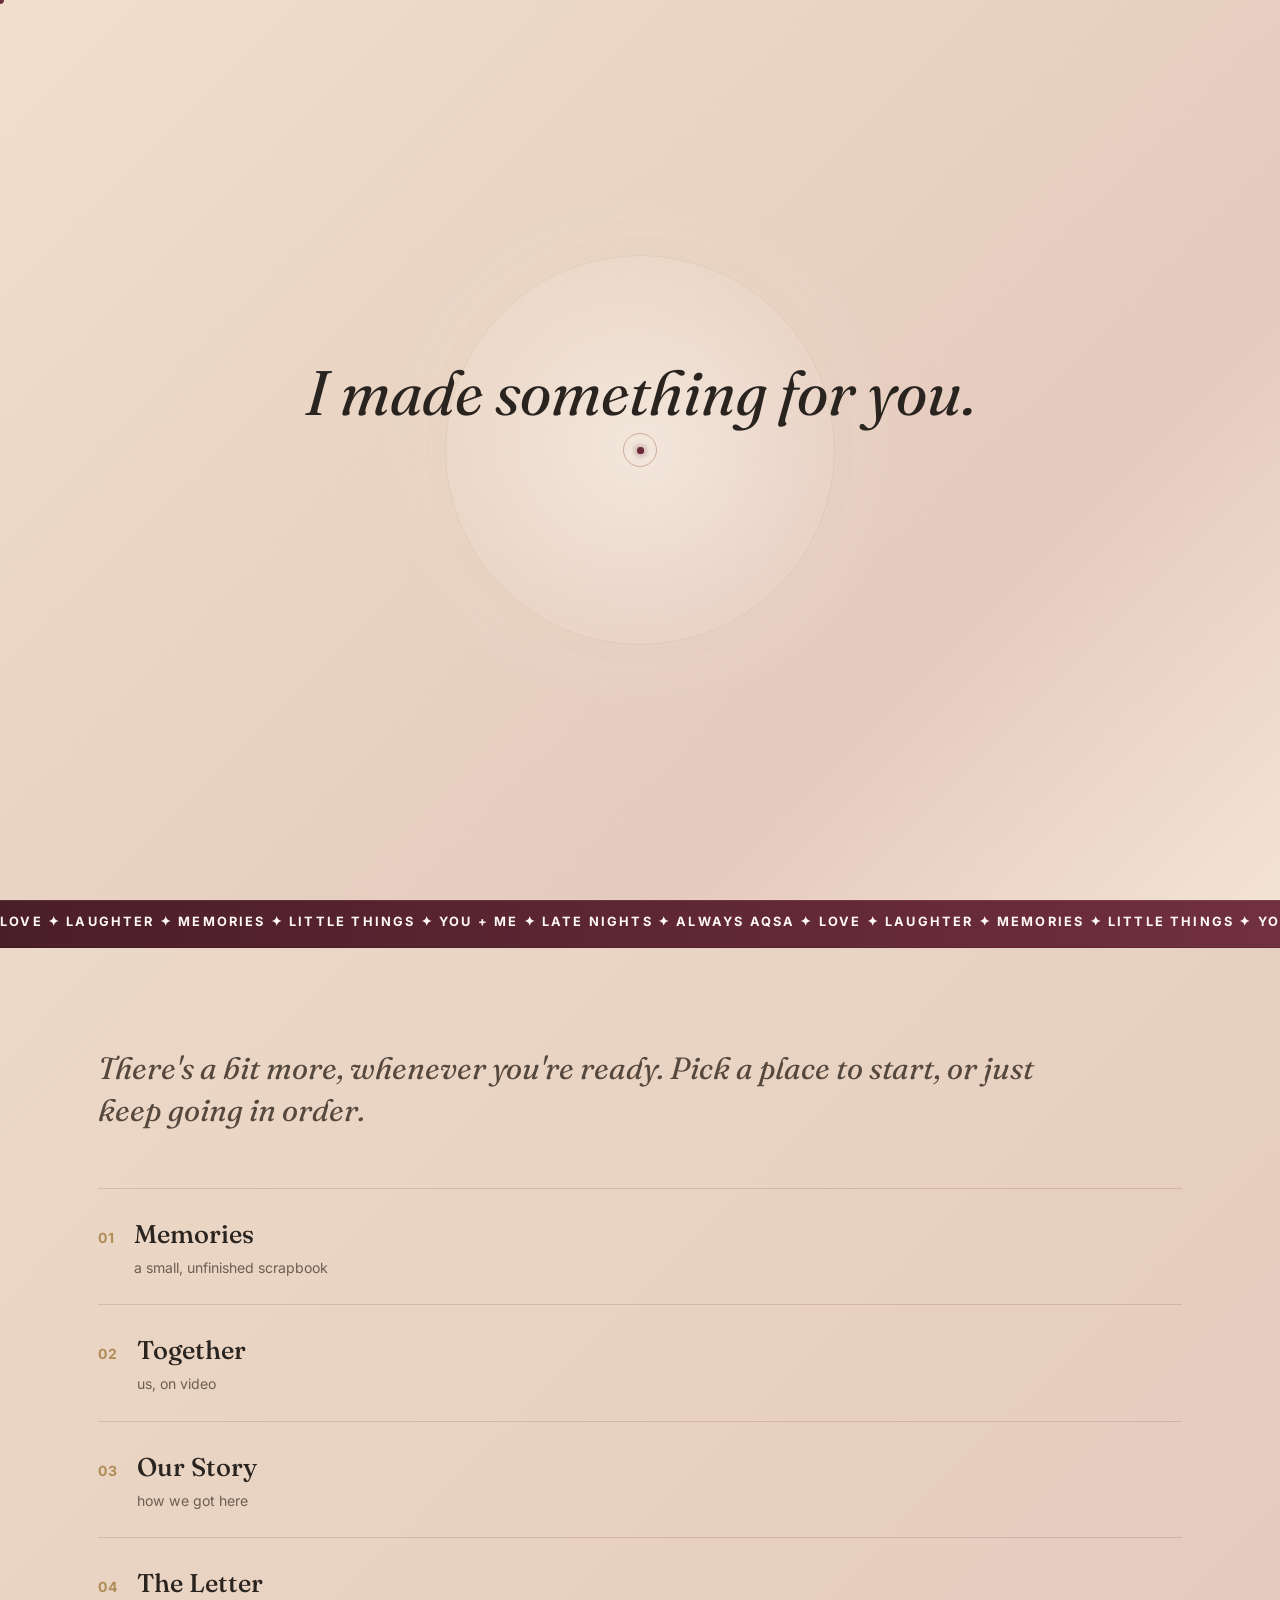
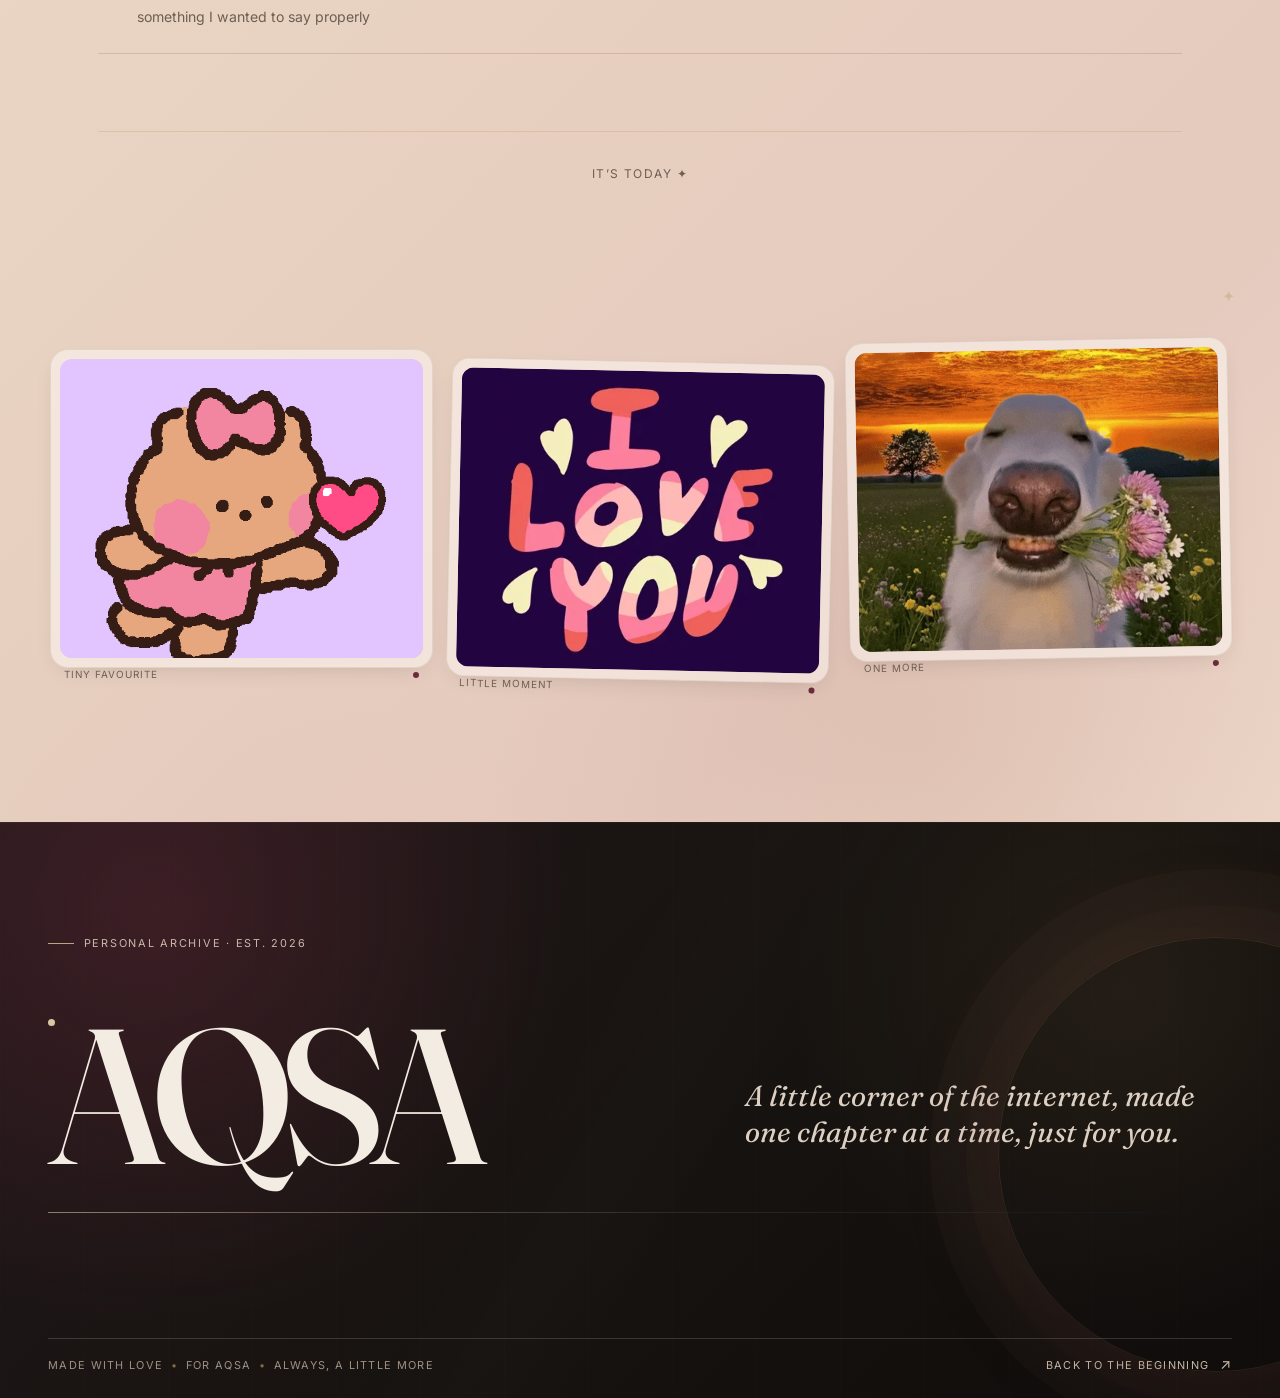
<file: index.html>
<!DOCTYPE html>
<html lang="en">
<head>
<meta charset="UTF-8">
<meta name="viewport" content="width=device-width, initial-scale=1, viewport-fit=cover">
<title>My Queen - AQSA MUNEEB</title>
<link rel="icon" type="image/jpeg" href = "images/IMG-20260316-WA0077.jpg">
<meta name="description" content="A small website made for one person.">
<meta name="robots" content="noindex, nofollow">
<link rel="preconnect" href="https://fonts.googleapis.com">
<link rel="preconnect" href="https://fonts.gstatic.com" crossorigin>
<link href="https://fonts.googleapis.com/css2?family=Fraunces:ital,opsz,wght@0,9..144,300;0,9..144,400;0,9..144,500;0,9..144,600;1,9..144,400;1,9..144,500&family=Inter:wght@400;500;600;700&family=Caveat:wght@500;600&display=swap" rel="stylesheet">
<link rel="stylesheet" href="css/style.css">
</head>
<body data-page="home" class="page-fade-in">
<div id="chrome-root"></div>

<noscript>
  <style>
    .reveal{ opacity: 1 !important; transform: none !important; }
    .gate{ display: none !important; }
  </style>
  <p class="noscript-note">This little site works best with JavaScript enabled — some interactive parts may not appear without it.</p>
</noscript>

<div class="gate" data-gate>
  <div class="gate__inner">
    <p class="gate__line is-active" data-gate-line>Hey, my princess.</p>
    <p class="gate__line" data-gate-line>I made something for you.</p>
    <p class="gate__line" data-gate-line>Take your time babe.</p>
    <button class="gate__enter" type="button" data-gate-enter data-magnetic disabled>
      <span>Enter</span>
      <span class="gate__enter-arrow" aria-hidden="true"></span>
    </button>
  </div>
  <div class="gate__grain" aria-hidden="true"></div>
  <div class="gate__bloom" aria-hidden="true"></div>
</div>

<main>

  <section class="hero" data-hero>
    <div class="media-frame hero__media" data-media-frame data-parallax="0.15">
      <img class="media-frame__media" src="images/IMG-20260602-WA0003.jpg" alt="A favourite photo of her" decoding="async">
      <div class="media-frame__empty" aria-hidden="true">
        <svg class="media-frame__empty-icon" viewBox="0 0 48 48" fill="none" stroke="currentColor" stroke-width="1.5"><rect x="6" y="10" width="36" height="28" rx="3"></rect><circle cx="16" cy="19" r="3"></circle><path d="M42 30l-9.5-9.5a2 2 0 0 0-2.8 0L14 36"></path></svg>
        <span class="media-frame__empty-label">images/IMG-20260602-WA0003.jpg</span>
      </div>
    </div>
    <div class="hero__scrim" aria-hidden="true"></div>
    <div class="hero__content" data-parallax="-0.05">
      <p class="hero__eyebrow">the person this little website is for</p>
      <h1 class="hero__name"><span data-cfg="girlfriendName">Aqsa</span></h1>
    </div>
    <div class="hero__cue" aria-hidden="true">
      <span>Scroll slowly.</span>
      <span class="hero__chevron"></span>
    </div>
  </section>

  <section class="chapters paper-texture">
    <div class="u-container">
      <div class="heading-wrapper">
        <p class="chapters__lede reveal">There's a bit more, whenever you're ready. Pick a place to start, or just keep going in order.</p>
      </div>

      <ol class="chapters__list">
        <li class="chapters__item reveal" style="--i:0">
          <a href="memories.html" data-magnetic>
            <span class="chapters__index">01</span>
            <span class="chapters__text">
              <span class="chapters__title">Memories</span>
              <span class="chapters__sub">a small, unfinished scrapbook</span>
            </span>
          </a>
        </li>
        <li class="chapters__item reveal" style="--i:1">
          <a href="videos.html" data-magnetic>
            <span class="chapters__index">02</span>
            <span class="chapters__text">
              <span class="chapters__title">Together</span>
              <span class="chapters__sub">us, on video</span>
            </span>
          </a>
        </li>
        <li class="chapters__item reveal" style="--i:2">
          <a href="story.html" data-magnetic>
            <span class="chapters__index">03</span>
            <span class="chapters__text">
              <span class="chapters__title">Our Story</span>
              <span class="chapters__sub">how we got here</span>
            </span>
          </a>
        </li>
        <li class="chapters__item reveal" style="--i:3">
          <a href="letter.html" data-magnetic>
            <span class="chapters__index">04</span>
            <span class="chapters__text">
              <span class="chapters__title">The Letter</span>
              <span class="chapters__sub">something I wanted to say properly</span>
            </span>
          </a>
        </li>
      </ol>

      <div class="countdown" data-countdown hidden>
        <p class="countdown__label">counting down to your birthday</p>
        <div class="countdown__units">
          <div class="countdown__unit"><span data-cd-d>00</span><small>days</small></div>
          <div class="countdown__unit"><span data-cd-h>00</span><small>hrs</small></div>
          <div class="countdown__unit"><span data-cd-m>00</span><small>min</small></div>
          <div class="countdown__unit"><span data-cd-s>00</span><small>sec</small></div>
        </div>
      </div>
    </div>

    <button class="egg egg--home" type="button" data-egg="egg-home" aria-label="A tiny hidden something">
      <span aria-hidden="true">✦</span>
    </button>
  </section>

  <section class="mini-media-strip paper-texture" aria-label="Optional tiny media slots">
    <div class="mini-media-card js-tilt">
      <div class="mini-media-card__frame media-frame" data-media-frame>
        <img class="media-frame__media" src="images/giphy.gif" alt="Optional tiny image or GIF" loading="lazy" decoding="async">
        <div class="media-frame__empty" aria-hidden="true"><span class="media-frame__empty-label">images/tiny-01.gif</span></div>
      </div>
      <div class="mini-media-card__label"><span>tiny favourite</span><span class="mini-media-card__dot" aria-hidden="true"></span></div>
    </div>
    <div class="mini-media-card js-tilt">
      <div class="mini-media-card__frame media-frame" data-media-frame>
        <img class="media-frame__media" src="images/jYMiLeCw11vI0dprM9.webp" alt="Optional tiny image or GIF" loading="lazy" decoding="async">
        <div class="media-frame__empty" aria-hidden="true"><span class="media-frame__empty-label">images/tiny-02.gif</span></div>
      </div>
      <div class="mini-media-card__label"><span>little moment</span><span class="mini-media-card__dot" aria-hidden="true"></span></div>
    </div>
    <div class="mini-media-card js-tilt">
      <div class="mini-media-card__frame media-frame" data-media-frame>
        <img class="media-frame__media" src="images/Dog Love GIF.gif" alt="Optional tiny image or GIF" loading="lazy" decoding="async">
        <div class="media-frame__empty" aria-hidden="true"><span class="media-frame__empty-label">images/tiny-03.gif</span></div>
      </div>
      <div class="mini-media-card__label"><span>one more</span><span class="mini-media-card__dot" aria-hidden="true"></span></div>
    </div>
  </section>

</main>

<script src="js/script.js" defer></script>
</body>
</html>
</file>
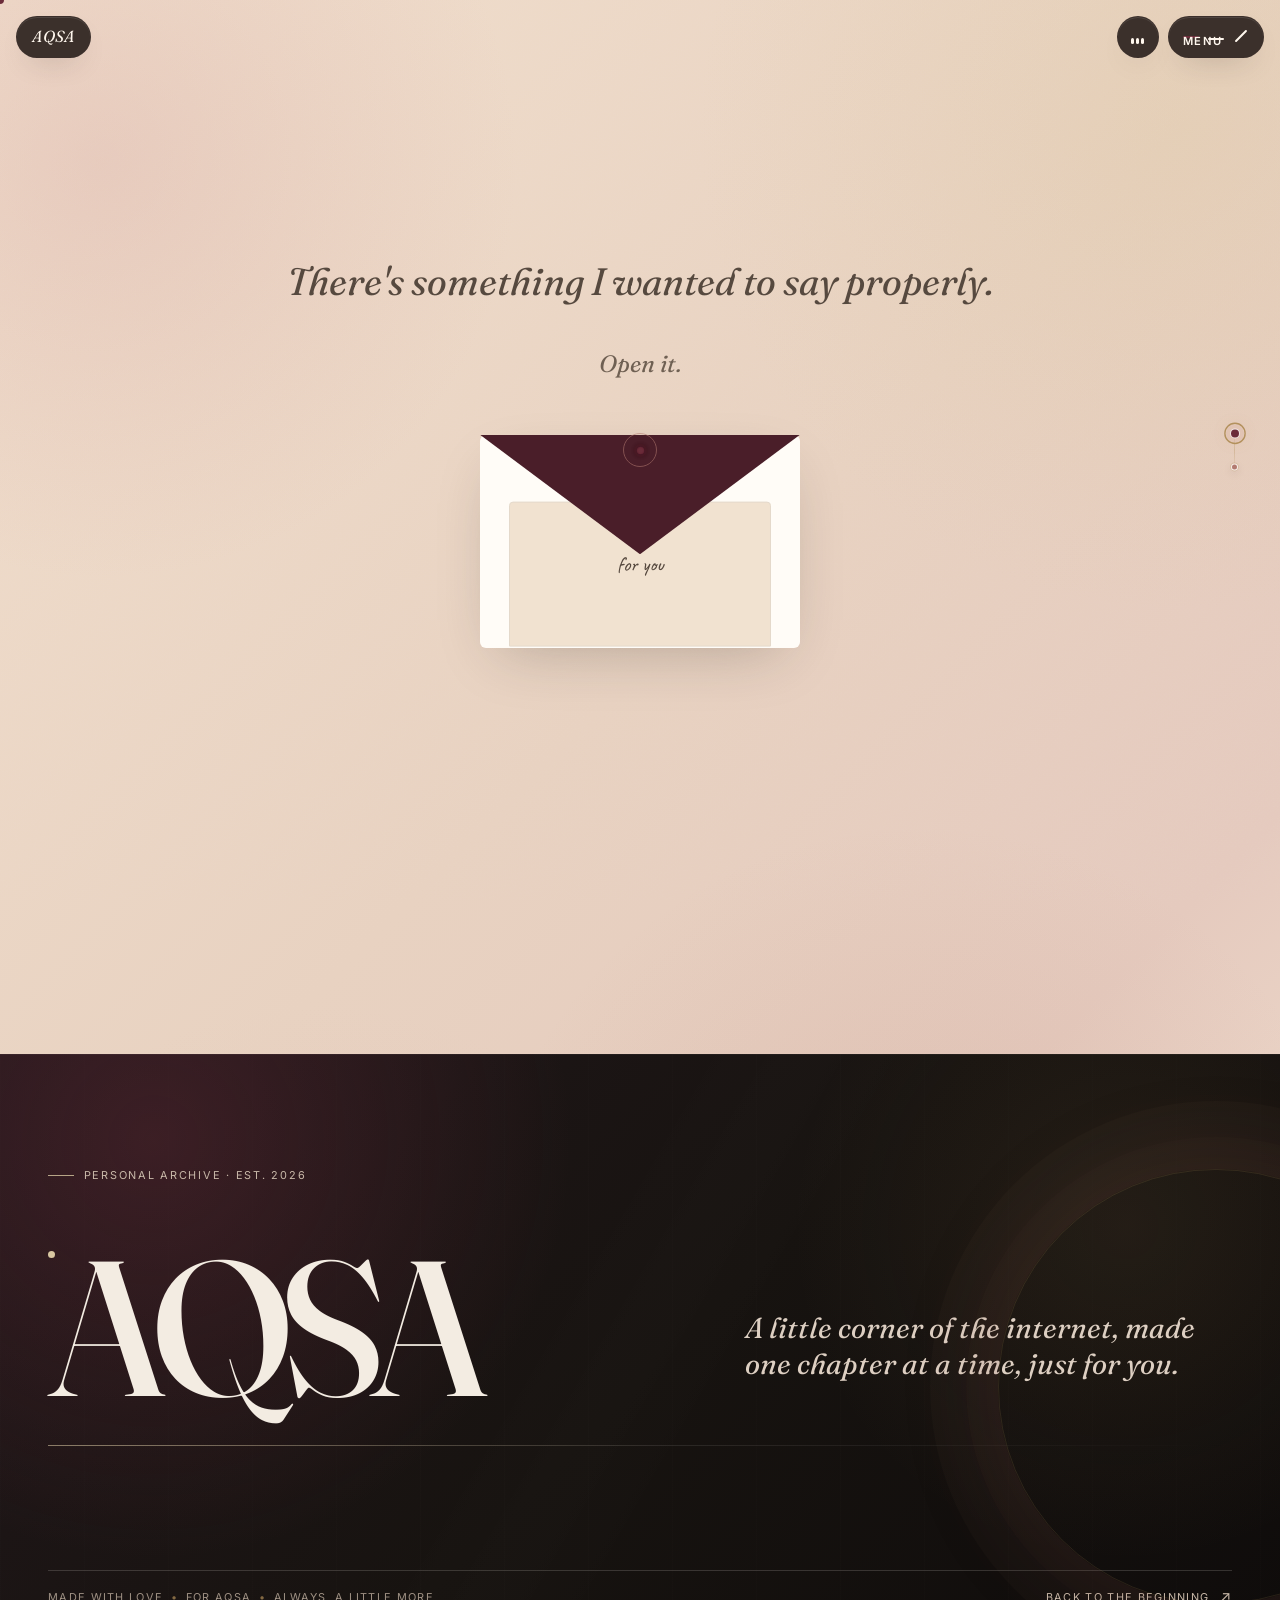
<file: letter.html>
<!DOCTYPE html>
<html lang="en">
<head>
<meta charset="UTF-8">
<meta name="viewport" content="width=device-width, initial-scale=1, viewport-fit=cover">
<title>A letter</title>
<link rel="icon" type="image/jpeg" href = "images/IMG-20260316-WA0077.jpg">
<meta name="description" content="A small website made for one person.">
<meta name="robots" content="noindex, nofollow">
<link rel="preconnect" href="https://fonts.googleapis.com">
<link rel="preconnect" href="https://fonts.gstatic.com" crossorigin>
<link href="https://fonts.googleapis.com/css2?family=Fraunces:ital,opsz,wght@0,9..144,300;0:9..144,400;0:9..144,500;0:9..144,600;1,9..144,400;1,9..144,500&family=Inter:wght@400;500;600;700&family=Caveat:wght@500;600&display=swap" rel="stylesheet">
<link rel="stylesheet" href="css/style.css">
</head>
<body data-page="letter">

<div id="chrome-root"></div>

<noscript>
  <style>
    .reveal{ opacity: 1 !important; transform: none !important; }
    .letter-reading{ opacity: 1 !important; display: flex !important; }
  </style>
  <p class="noscript-note">This little site works best with JavaScript enabled — the envelope on this page needs it to open.</p>
</noscript>

<main>

  <section class="letter-intro" data-envelope>
    <p class="letter-intro__line letter-intro__line--1">There's something I wanted to say properly.</p>
    <p class="letter-intro__line letter-intro__line--2">Open it.</p>

    <div class="envelope">
      <div class="envelope__back"></div>
      <div class="envelope__paper">
        <span class="envelope__paper-label">for you</span>
      </div>
      <div class="envelope__flap"></div>
      <button class="envelope__open" type="button" data-envelope-open aria-label="Open the letter"></button>
    </div>
  </section>

  <section class="letter-reading" data-letter-reading hidden>
    <div class="letter-reading__paper">
      <div class="letter-reading__body" data-letter-body></div>
      <p class="letter-reading__signature" data-letter-signature></p>
    </div>

    <a class="page-continue page-continue--quiet" href="final.html" data-magnetic>
      <span class="page-continue__title">Continue</span>
      <span class="page-continue__arrow" aria-hidden="true"></span>
    </a>
  </section>

</main>

<script src="js/script.js" defer></script>
</body>
</html>
</file>
<file: css/style.css>
/* ========================================================================== 
   A LITTLE BIRTHDAY WEBSITE — STYLESHEET
   ========================================================================== */

:root{
  --ivory:#F1E2D0;
  --paper:#FFFCF7;
  --charcoal:#2A2420;
  --charcoal-soft:#55483E;
  --muted:#6E5F52;
  --line:#E4D9CB;
  --rose:#D9AFA6;
  --rose-deep:#B27A70;
  --wine:#6B2C3A;
  --wine-deep:#4A1E29;
  --gold:#B08D57;
  --gold-soft:#D8C7A1;
  --night:#171310;
  --night-soft:#221D18;
  --night-line:rgba(248,243,236,.14);
  --ink-on-dark:#F3ECE2;
  --muted-on-dark:#B7A99A;

  --placeholder-gradient:linear-gradient(135deg,#EFE3D6 0%,#E7D2CB 46%,#DAC0B4 100%);
  --placeholder-gradient-dark:linear-gradient(135deg,#2C2621 0%,#382A28 100%);
  --placeholder-label:#9C8A79;

  --font-serif:"Fraunces","Iowan Old Style","Palatino Linotype",serif;
  --font-sans:"Inter",-apple-system,BlinkMacSystemFont,"Segoe UI",sans-serif;
  --font-hand:"Caveat",cursive;

  --fs-2xl:clamp(2.75rem,5vw + 1.4rem,6.5rem);
  --fs-xl:clamp(2.1rem,3.4vw + 1.2rem,4rem);
  --fs-lg:clamp(1.6rem,1.6vw + 1.1rem,2.4rem);
  --fs-md:clamp(1.2rem,.6vw + 1rem,1.5rem);
  --fs-body:clamp(1rem,.2vw + .95rem,1.125rem);
  --fs-sm:.875rem;
  --fs-label:.75rem;

  --space-3xs:.25rem;
  --space-2xs:.5rem;
  --space-xs:.75rem;
  --space-sm:1.25rem;
  --space-md:2rem;
  --space-lg:3.5rem;
  --space-xl:6rem;
  --space-2xl:9rem;

  --gutter:clamp(1.25rem,5vw,3rem);
  --container:1180px;

  --radius-sm:6px;
  --radius-md:16px;
  --radius-lg:28px;
  --ease:cubic-bezier(.22,1,.36,1);
  --ease-soft:cubic-bezier(.16,.84,.44,1);
  --shadow-soft:0 20px 60px -20px rgba(43,36,30,.28);
  --shadow-tight:0 8px 24px -12px rgba(43,36,30,.22);

  --z-grain:2;
  --z-chrome:500;
  --z-nav:700;
  --z-overlay:800;
  --z-lightbox:900;
  --z-gate:950;
  --z-cursor:999;
}

*,*::before,*::after{box-sizing:border-box}

html{
  -webkit-text-size-adjust:100%;
  scroll-behavior:smooth;
  overflow-x:clip;
}

body{
  margin:0;
  min-height:100dvh;
  font-family:var(--font-sans);
  font-size:var(--fs-body);
  line-height:1.6;
  color:var(--charcoal);
  background:
    radial-gradient(circle at 8% 10%,rgba(214,166,160,.32),transparent 26rem),
    radial-gradient(circle at 92% 8%,rgba(220,199,158,.30),transparent 30rem),
    radial-gradient(circle at 72% 78%,rgba(181,132,110,.16),transparent 28rem),
    radial-gradient(circle at 25% 85%,rgba(217,175,166,.13),transparent 24rem),
    linear-gradient(135deg,#F1DFCD 0%,#E8D2C1 45%,#E5CABE 72%,#F3E3D3 100%);
  overflow-x:clip;
  -webkit-font-smoothing:antialiased;
  text-rendering:optimizeLegibility;
}

body.has-overlay-open{overflow:hidden}
img,video{max-width:100%;display:block}
svg{overflow:visible}
button{font:inherit;color:inherit;background:none;border:0}
button,a,input{-webkit-tap-highlight-color:transparent}
a{color:inherit;text-decoration:none}
h1,h2,h3,h4,p,ul,ol,figure{margin:0}
ul,ol{padding:0;list-style:none}
::selection{background:var(--rose);color:var(--wine-deep)}

:focus-visible{
  outline:2px solid var(--wine);
  outline-offset:3px;
  border-radius:2px;
}

.lightbox :focus-visible,
.chrome-nav :focus-visible,
.final-reveal :focus-visible{
  outline-color:var(--gold-soft);
}

main{position:relative;overflow:clip}

/* --------------------------------------------------------------------------
   Utilities
   -------------------------------------------------------------------------- */
.u-container{width:100%;max-width:var(--container);margin-inline:auto;padding-inline:var(--gutter)}
.visually-hidden{position:absolute!important;width:1px;height:1px;padding:0;margin:-1px;overflow:hidden;clip:rect(0,0,0,0);white-space:nowrap;border:0}
.noscript-note{position:relative;z-index:var(--z-chrome);margin:var(--space-sm) auto 0;max-width:560px;padding:.9rem 1.2rem;background:var(--paper);border:1px solid var(--line);border-radius:var(--radius-sm);font-size:var(--fs-sm);color:var(--charcoal-soft);text-align:center}
.empty-note{font-family:var(--font-serif);font-style:italic;color:var(--muted);max-width:40ch}

/* --------------------------------------------------------------------------
   Scroll reveal
   -------------------------------------------------------------------------- */
.reveal{opacity:0;transform:translateY(28px)}
@media (prefers-reduced-motion:no-preference){
  .reveal{transition:opacity .9s var(--ease),transform .9s var(--ease);transition-delay:calc(min(var(--i,0),8) * 70ms)}
  .reveal.is-visible{opacity:1;transform:none}
}
@media (prefers-reduced-motion:reduce){.reveal{opacity:1;transform:none}}

/* --------------------------------------------------------------------------
   Grain
   -------------------------------------------------------------------------- */
.grain{
  position:fixed;
  inset:0;
  z-index:var(--z-grain);
  pointer-events:none;
  opacity:.045;
  mix-blend-mode:overlay;
  background-image:url("data:image/svg+xml,%3Csvg xmlns='http://www.w3.org/2000/svg'%3E%3Cfilter id='n'%3E%3CfeTurbulence type='fractalNoise' baseFrequency='0.85' numOctaves='2' stitchTiles='stitch'/%3E%3C/filter%3E%3Crect width='100%25' height='100%25' filter='url(%23n)'/%3E%3C/svg%3E");
  background-repeat:repeat;
  background-size:180px 180px;
}

/* --------------------------------------------------------------------------
   Media placeholders
   -------------------------------------------------------------------------- */
.media-frame{position:relative;overflow:hidden;background:var(--placeholder-gradient);width:100%;height:100%}
.media-frame__media{width:100%;height:100%;object-fit:cover;display:block}
.media-frame__empty{position:absolute;inset:0;display:none;flex-direction:column;align-items:center;justify-content:center;gap:.6rem;padding:1rem;text-align:center;color:var(--placeholder-label)}
.media-frame.is-empty .media-frame__media{display:none}
.media-frame.is-empty .media-frame__empty{display:flex}
.media-frame__empty-icon{width:15%;max-width:40px;min-width:22px;height:auto;opacity:.75}
.media-frame__empty-label{font-size:.68rem;letter-spacing:.05em;text-transform:uppercase;word-break:break-word;max-width:90%}

/* --------------------------------------------------------------------------
   Controls
   -------------------------------------------------------------------------- */
[data-magnetic]{display:inline-flex;transition:transform .25s var(--ease-soft);will-change:transform}
.page-continue__arrow,.gate__enter-arrow{width:9px;height:9px;border-right:2px solid currentColor;border-bottom:2px solid currentColor;transform:rotate(-45deg);transition:transform .3s var(--ease);flex-shrink:0}
.page-continue__arrow--back{transform:rotate(135deg)}

/* --------------------------------------------------------------------------
   Custom cursor
   -------------------------------------------------------------------------- */
.has-custom-cursor,.has-custom-cursor *{cursor:none!important}
.cursor-dot,.cursor-ring{position:fixed;top:0;left:0;pointer-events:none;z-index:var(--z-cursor);border-radius:50%;will-change:transform}
.cursor-dot{width:8px;height:8px;margin-left:-4px;margin-top:-4px;background:var(--wine)}
.cursor-ring{width:34px;height:34px;margin-left:-17px;margin-top:-17px;border:1px solid var(--rose-deep);opacity:.55;transition:width .25s var(--ease),height .25s var(--ease),margin .25s var(--ease),opacity .25s var(--ease),border-color .25s var(--ease)}
.cursor-ring.is-active{width:56px;height:56px;margin-left:-28px;margin-top:-28px;opacity:1;border-color:var(--wine)}

/* --------------------------------------------------------------------------
   Note overlay
   -------------------------------------------------------------------------- */
.note-overlay{position:fixed;inset:0;z-index:var(--z-overlay);display:flex;align-items:center;justify-content:center;padding:var(--gutter);background:rgba(23,19,16,.45);backdrop-filter:blur(6px);-webkit-backdrop-filter:blur(6px);opacity:0;visibility:hidden;transition:opacity .35s var(--ease),visibility 0s linear .35s}
.note-overlay.is-open{opacity:1;visibility:visible;transition:opacity .35s var(--ease),visibility 0s linear 0s}
.note-card{position:relative;width:min(440px,100%);max-height:80dvh;overflow-y:auto;background:var(--paper);border-radius:var(--radius-md);box-shadow:var(--shadow-soft);padding:var(--space-md) var(--space-md) var(--space-sm);transform:translateY(16px) scale(.98);transition:transform .4s var(--ease-soft)}
.note-overlay.is-open .note-card{transform:translateY(0) scale(1)}
.note-card__close{position:absolute;top:.9rem;right:.9rem;width:34px;height:34px;display:flex;align-items:center;justify-content:center;font-size:1.4rem;line-height:1;color:var(--muted);border-radius:50%;transition:background .2s,color .2s}
.note-card__close:hover{background:var(--line);color:var(--charcoal)}
.note-card__title{font-family:var(--font-serif);font-style:italic;font-size:var(--fs-lg);padding-right:2rem;margin-bottom:.9rem}
.note-card__body{color:var(--charcoal-soft);max-width:46ch}

/* --------------------------------------------------------------------------
   Lightbox
   -------------------------------------------------------------------------- */
.lightbox{position:fixed;inset:0;z-index:var(--z-lightbox);display:flex;align-items:center;justify-content:center;background:var(--night);opacity:0;visibility:hidden;transition:opacity .4s var(--ease),visibility 0s linear .4s}
.lightbox.is-open{opacity:1;visibility:visible;transition:opacity .4s var(--ease),visibility 0s linear 0s}
.lightbox__stage{position:relative;width:min(94vw,900px);max-height:86dvh;display:flex;flex-direction:column;align-items:center;gap:var(--space-sm)}
.lightbox__img{max-width:100%;max-height:66dvh;width:auto;height:auto;border-radius:4px;box-shadow:0 30px 80px rgba(0,0,0,.5);background:var(--night-soft)}
.lightbox__stage.is-empty .lightbox__img{display:none}
.lightbox__stage.is-empty::before{content:"This photo hasn't been added yet.";width:min(70vw,420px);aspect-ratio:4/5;border-radius:4px;background:var(--placeholder-gradient-dark);color:var(--muted-on-dark);display:flex;align-items:center;justify-content:center;text-align:center;padding:2rem;font-size:.85rem}
.lightbox__meta{text-align:center;color:var(--ink-on-dark)}
.lightbox__date{display:block;font-size:var(--fs-label);letter-spacing:.08em;text-transform:uppercase;color:var(--muted-on-dark);margin-bottom:.3rem}
.lightbox__caption{font-family:var(--font-serif);font-style:italic;font-size:1.1rem}
.lightbox__close,.lightbox__prev,.lightbox__next{position:absolute;display:flex;align-items:center;justify-content:center;color:var(--ink-on-dark);opacity:.8;transition:opacity .2s,transform .2s}
.lightbox__close:hover,.lightbox__prev:hover,.lightbox__next:hover{opacity:1}
.lightbox__close{top:max(1.25rem,env(safe-area-inset-top));right:max(1.25rem,env(safe-area-inset-right));width:44px;height:44px;font-size:1.8rem}
.lightbox__prev,.lightbox__next{top:50%;transform:translateY(-50%);width:52px;height:52px;font-size:2.2rem}
.lightbox__prev{left:max(.5rem,env(safe-area-inset-left))}
.lightbox__next{right:max(.5rem,env(safe-area-inset-right))}
@media (min-width:700px){.lightbox__prev:hover{transform:translateY(-50%) translateX(-4px)}.lightbox__next:hover{transform:translateY(-50%) translateX(4px)}}

/* --------------------------------------------------------------------------
   Chrome
   -------------------------------------------------------------------------- */
.chrome-mono{position:fixed;top:max(1rem,env(safe-area-inset-top));left:max(1rem,env(safe-area-inset-left));z-index:var(--z-chrome);min-width:72px;height:42px;padding:0 .95rem;border-radius:999px;background:rgba(255,252,247,.92);border:1px solid rgba(176,141,87,.28);box-shadow:var(--shadow-tight);display:flex;align-items:center;justify-content:center;font-family:var(--font-serif);font-style:italic;font-size:1rem;letter-spacing:.02em;color:var(--wine);backdrop-filter:blur(10px);-webkit-backdrop-filter:blur(10px);transition:transform .3s var(--ease-soft),box-shadow .3s var(--ease-soft),border-color .3s var(--ease-soft)}
.chrome-mono:hover{transform:translateY(-2px) scale(1.03);box-shadow:0 12px 28px -14px rgba(43,36,30,.34);border-color:rgba(176,141,87,.5)}
.chrome-top-right{position:fixed;top:max(1rem,env(safe-area-inset-top));right:max(1rem,env(safe-area-inset-right));z-index:var(--z-chrome);display:flex;gap:.55rem}
.chrome-music,.chrome-nav-trigger{height:42px;border-radius:999px;background:rgba(255,252,247,.92);border:1px solid rgba(107,44,58,.18);box-shadow:0 12px 28px -16px rgba(74,30,41,.28),inset 0 1px 0 rgba(255,255,255,.82);display:flex;align-items:center;justify-content:center;backdrop-filter:blur(10px);-webkit-backdrop-filter:blur(10px);transition:transform .3s var(--ease-soft),box-shadow .3s var(--ease-soft),border-color .3s var(--ease-soft)}
.chrome-music{width:42px}
.chrome-nav-trigger{width:auto;min-width:78px;padding:0 .9rem;gap:.55rem;color:var(--wine);font-size:.7rem;font-weight:600;letter-spacing:.12em}
.chrome-music:hover,.chrome-nav-trigger:hover,.chrome-music:focus-visible,.chrome-nav-trigger:focus-visible{transform:translateY(-2px);border-color:rgba(107,44,58,.34);box-shadow:0 16px 32px -16px rgba(74,30,41,.38),0 0 0 5px rgba(217,175,166,.12)}
.chrome-music[hidden]{display:none}
.chrome-music__bars{display:flex;align-items:flex-end;gap:2px;height:14px}
.chrome-music__bars i{display:block;width:3px;height:40%;background:var(--wine);border-radius:2px;transform-origin:bottom}
@media (prefers-reduced-motion:no-preference){.chrome-music.is-playing .chrome-music__bars i{animation:music-bounce 900ms ease-in-out infinite}.chrome-music.is-playing .chrome-music__bars i:nth-child(1){animation-delay:0ms}.chrome-music.is-playing .chrome-music__bars i:nth-child(2){animation-delay:180ms}.chrome-music.is-playing .chrome-music__bars i:nth-child(3){animation-delay:90ms}}
@keyframes music-bounce{0%,100%{height:30%}50%{height:100%}}
.chrome-nav-trigger span{display:block;width:16px;height:2px;background:var(--wine);border-radius:2px;transition:transform .3s var(--ease),opacity .3s var(--ease)}
.chrome-nav-trigger__label{line-height:1}.chrome-nav-trigger span+span{margin-top:4px}
.chrome-nav-trigger[aria-expanded=true] span:first-child{transform:translateY(3px) rotate(45deg)}
.chrome-nav-trigger[aria-expanded=true] span:last-child{transform:translateY(-3px) rotate(-45deg)}
.chrome-nav{position:fixed;inset:0;z-index:var(--z-nav);display:flex;align-items:center;justify-content:center;background:var(--night);opacity:0;visibility:hidden;transition:opacity .45s var(--ease),visibility 0s linear .45s}
.chrome-nav.is-open{opacity:1;visibility:visible;transition:opacity .45s var(--ease),visibility 0s linear 0s}
.chrome-nav__inner{width:min(420px,84vw);text-align:center}.chrome-nav__close{position:absolute;top:max(1.25rem,env(safe-area-inset-top));right:max(1.25rem,env(safe-area-inset-right));width:44px;height:44px;font-size:1.8rem;color:var(--ink-on-dark)}
.chrome-nav__eyebrow{font-size:var(--fs-label);letter-spacing:.1em;text-transform:uppercase;color:var(--muted-on-dark)}
.chrome-nav__name{font-family:var(--font-serif);font-style:italic;font-size:var(--fs-lg);color:var(--ink-on-dark);margin-top:.3rem;margin-bottom:var(--space-md)}
.chrome-nav__list{display:flex;flex-direction:column;gap:.35rem}.chrome-nav__item a{display:flex;align-items:center;justify-content:center;gap:.75rem;padding:.85rem 0;font-family:var(--font-serif);font-size:1.3rem;color:var(--muted-on-dark);border-radius:var(--radius-sm);transition:color .25s}.chrome-nav__item a:hover{color:var(--ink-on-dark)}.chrome-nav__item.is-current a{color:var(--gold-soft)}.chrome-nav__index{font-family:var(--font-sans);font-size:.7rem;letter-spacing:.08em;color:var(--muted-on-dark)}.chrome-nav__eggs{margin-top:var(--space-md);font-size:var(--fs-sm);color:var(--gold-soft);letter-spacing:.02em}.chrome-nav__eggs[hidden]{display:none}

/* --------------------------------------------------------------------------
   Scroll dots
   -------------------------------------------------------------------------- */
.scroll-dots{position:fixed;top:50%;right:clamp(1rem,2.3vw,2rem);z-index:calc(var(--z-chrome) - 1);transform:translateY(-50%);display:flex;flex-direction:column;align-items:center;gap:.85rem;padding:.55rem .35rem;pointer-events:none}
.scroll-dots::before{content:"";position:absolute;top:.8rem;bottom:.8rem;width:1px;background:linear-gradient(to bottom,transparent,rgba(176,141,87,.32),transparent);z-index:-1}
.scroll-dot{--dot-size:7px;position:relative;width:20px;height:20px;padding:0;border:0;background:transparent;display:grid;place-items:center;pointer-events:auto;cursor:pointer}.scroll-dot::before{content:"";width:var(--dot-size);height:var(--dot-size);border-radius:50%;background:var(--rose-deep);border:1px solid rgba(255,252,247,.88);box-shadow:0 0 0 1px rgba(176,141,87,.22),0 3px 10px rgba(43,36,30,.1);transition:width .45s var(--ease),height .45s var(--ease),background .35s var(--ease),box-shadow .45s var(--ease),transform .45s var(--ease)}
.scroll-dot::after{content:"";position:absolute;inset:2px;border:1px solid var(--gold);border-radius:50%;opacity:0;transform:scale(.45);transition:opacity .45s var(--ease),transform .55s var(--ease)}
.scroll-dot:hover::before{transform:scale(1.25)}.scroll-dot.is-active::before{--dot-size:10px;background:var(--wine);box-shadow:0 0 0 4px rgba(217,175,166,.28),0 0 18px rgba(176,141,87,.25)}.scroll-dot.is-active::after{opacity:.95;transform:scale(1.35)}
@media (max-width:900px){.scroll-dots{right:.55rem}}
@media (max-width:700px){.scroll-dots{right:.2rem;gap:.7rem;transform:translateY(-50%) scale(.9);transform-origin:right center}.chrome-mono{min-width:66px;height:40px;padding-inline:.8rem}.chrome-nav-trigger{min-width:72px;height:40px;padding-inline:.78rem}}
@media (prefers-reduced-motion:reduce){.scroll-dot::before,.scroll-dot::after{transition:none}}

/* --------------------------------------------------------------------------
   Easter eggs
   -------------------------------------------------------------------------- */
.egg{width:40px;height:40px;display:flex;align-items:center;justify-content:center;font-size:1rem;color:var(--gold);opacity:.3;transition:opacity .3s,transform .3s,color .3s}.egg:hover,.egg:focus-visible{opacity:.85;transform:scale(1.15)}.egg.is-found{opacity:.9;color:var(--wine)}.egg--home{position:absolute;bottom:var(--space-md);right:var(--space-md)}.egg--scrapbook{align-self:center;justify-self:center}

/* --------------------------------------------------------------------------
   Gates
   -------------------------------------------------------------------------- */
.gate{position:fixed;inset:0;z-index:var(--z-gate);display:flex;align-items:center;justify-content:center;background:linear-gradient(135deg,#F1DFCD 0%,#E8D2C1 45%,#E5CABE 72%,#F3E3D3 100%);transition:opacity .8s var(--ease),filter .8s var(--ease),visibility 0s linear .8s}
.gate.is-leaving{opacity:0;filter:blur(14px);pointer-events:none;visibility:hidden}.gate[hidden]{display:none}.gate--final{background:linear-gradient(135deg,#F1DFCD 0%,#E8D2C1 45%,#E5CABE 72%,#F3E3D3 100%)}
.gate__inner{position:relative;text-align:center;padding:var(--gutter)}.gate__line{position:absolute;inset:0;display:flex;align-items:center;justify-content:center;font-family:var(--font-serif);font-style:italic;font-size:var(--fs-xl);color:var(--charcoal);opacity:0;transform:translateY(10px);transition:opacity .6s var(--ease),transform .6s var(--ease);pointer-events:none}.gate__line.is-active{position:relative;opacity:1;transform:none;pointer-events:auto}
.gate__enter{position:relative;margin-top:var(--space-lg);display:inline-flex;align-items:center;justify-content:center;gap:.6rem;min-width:180px;padding:1rem 1.55rem 1rem 1.25rem;border:1px solid rgba(107,44,58,.38);border-radius:999px;background:rgba(255,252,247,.62);box-shadow:0 14px 30px -18px rgba(74,30,41,.38),inset 0 1px 0 rgba(255,255,255,.85);backdrop-filter:blur(8px);-webkit-backdrop-filter:blur(8px);font-size:var(--fs-sm);letter-spacing:.04em;opacity:0;transform:translateY(8px);transition:opacity .5s var(--ease),transform .5s var(--ease),background .25s var(--ease),color .25s var(--ease);pointer-events:none}.gate__enter.is-visible{opacity:1;transform:none;pointer-events:auto}.gate__enter:hover,.gate__enter:focus-visible{background:rgba(107,44,58,.95);border-color:rgba(107,44,58,.95);color:var(--ivory);box-shadow:0 18px 38px -18px rgba(74,30,41,.55),0 0 0 5px rgba(217,175,166,.17);transform:translateY(-2px)}
.gate__enter::before{content:"♡";display:inline-flex;align-items:center;justify-content:center;width:24px;height:24px;margin-right:.1rem;border-radius:50%;background:rgba(217,175,166,.26);color:var(--wine);font-family:var(--font-serif);font-size:1rem;transition:transform .35s var(--ease),background .25s var(--ease)}.gate__enter::after{content:"✦";position:absolute;top:-7px;right:23px;color:var(--gold);font-size:.66rem;opacity:.9;transition:transform .35s var(--ease),opacity .25s var(--ease)}.gate__enter:hover::before,.gate__enter:focus-visible::before{background:rgba(255,255,255,.16);color:var(--ivory);transform:scale(1.08) rotate(-8deg)}.gate__enter:hover::after,.gate__enter:focus-visible::after{opacity:1;transform:translate(2px,-2px) rotate(15deg) scale(1.15)}
.gate__grain{position:absolute;inset:0;opacity:.05;mix-blend-mode:overlay;pointer-events:none;background-image:url("data:image/svg+xml,%3Csvg xmlns='http://www.w3.org/2000/svg'%3E%3Cfilter id='n'%3E%3CfeTurbulence type='fractalNoise' baseFrequency='0.85' numOctaves='2' stitchTiles='stitch'/%3E%3C/filter%3E%3Crect width='100%25' height='100%25' filter='url(%23n)'/%3E%3C/svg%3E");background-size:180px 180px}
.gate__floaters{position:absolute;inset:0;overflow:hidden;pointer-events:none;z-index:1}.gate__floater{position:absolute;top:-14vh;left:var(--x);font-family:var(--font-serif);color:var(--wine);font-size:var(--s);line-height:1;opacity:0;filter:drop-shadow(0 5px 12px rgba(106,44,58,.16));transform:translate3d(0,-14vh,0) rotate(var(--r)) scale(.72);animation:gate-fall var(--d) linear var(--delay) infinite;will-change:transform,opacity}.gate__floater--soft{color:var(--rose-deep)}.gate__floater--gold{color:var(--gold)}.gate__floaters.is-static .gate__floater{top:8%;opacity:.28;animation:none;transform:rotate(var(--r)) scale(.9)}
.gate__inner::before,.gate__inner::after{content:"";position:absolute;left:50%;top:50%;width:min(48vw,560px);aspect-ratio:1;border-radius:50%;pointer-events:none;transform:translate(-50%,-50%)}.gate__inner::before{background:radial-gradient(circle,rgba(255,252,247,.5) 0%,rgba(255,252,247,0) 66%);filter:blur(10px)}.gate__inner::after{width:min(34vw,390px);border:1px solid rgba(176,141,87,.16);box-shadow:0 0 0 18px rgba(176,141,87,.025),0 0 0 36px rgba(176,141,87,.018);animation:gate-orbit 9s linear infinite}.gate__line,.gate__enter{z-index:2}
@keyframes gate-fall{0%{opacity:0;transform:translate3d(0,-14vh,0) rotate(var(--r)) scale(.72)}8%{opacity:.92}28%{opacity:.7}52%{opacity:.48;transform:translate3d(var(--drift),52vh,0) rotate(calc(var(--r) + 105deg)) scale(1)}78%{opacity:.24}100%{opacity:0;transform:translate3d(calc(var(--drift) * -0.35),116vh,0) rotate(calc(var(--r) + 230deg)) scale(.78)}}
@keyframes gate-orbit{to{transform:translate(-50%,-50%) rotate(360deg)}}

/* --------------------------------------------------------------------------
   LANDSCAPE HERO — full screen
   -------------------------------------------------------------------------- */
.hero{position:relative;width:100%;height:100svh;min-height:600px;overflow:hidden;background:var(--night)}
.hero__media{position:absolute;inset:0;width:100%;height:100%;z-index:1;overflow:hidden}
.hero__media img,.hero__media .media-frame__media{width:100%;height:100%;object-fit:cover;object-position:center center;display:block;transform:scale(1.01)}
.hero__media::after{content:"";position:absolute;inset:0;background:linear-gradient(180deg,rgba(23,19,16,.12) 0%,rgba(23,19,16,.03) 35%,rgba(23,19,16,.56) 100%);pointer-events:none}
.hero__content{position:absolute;left:0;right:0;bottom:clamp(8rem,14vh,11rem);padding:0 var(--gutter);text-align:center;color:var(--ink-on-dark);z-index:3;text-shadow:0 4px 20px rgba(0,0,0,.22)}
.hero__eyebrow{font-size:var(--fs-label);letter-spacing:.16em;text-transform:uppercase;color:rgba(243,236,226,.84);margin-bottom:.75rem}.hero__name{font-family:var(--font-serif);font-weight:500;font-size:clamp(4rem,9vw,8rem);line-height:.95;color:var(--ink-on-dark)}
.hero__cue{position:absolute;left:0;right:0;bottom:max(1.5rem,env(safe-area-inset-bottom));display:flex;flex-direction:column;align-items:center;gap:.5rem;font-size:var(--fs-sm);color:rgba(243,236,226,.78);z-index:3}.hero__chevron{width:9px;height:9px;border-right:1.5px solid currentColor;border-bottom:1.5px solid currentColor;transform:rotate(45deg)}
@media (prefers-reduced-motion:no-preference){.hero__content,.hero__cue{transition:opacity 1.1s var(--ease-soft),transform 1.1s var(--ease-soft)}.hero__cue{transition-delay:.35s}.hero.is-priming .hero__content{opacity:0;transform:translateY(18px)}.hero.is-priming .hero__cue{opacity:0}.hero__chevron{animation:chevron-bob 2.2s ease-in-out infinite}}
@keyframes chevron-bob{0%,100%{transform:rotate(45deg) translate(0,0)}50%{transform:rotate(45deg) translate(4px,4px)}}
@media (min-width:1024px){.hero__content{bottom:15vh}.hero__name{font-size:clamp(5rem,8vw,8.5rem)}}
@media (max-width:700px){.hero{height:100svh;min-height:620px}.hero__content{bottom:10vh}.hero__name{font-size:clamp(3.5rem,16vw,5rem)}}

/* --------------------------------------------------------------------------
   Chapters + countdown
   -------------------------------------------------------------------------- */
.chapters{position:relative;padding:var(--space-2xl) 0 var(--space-xl)}.chapters__lede{max-width:40ch;font-family:var(--font-serif);font-style:italic;font-size:var(--fs-lg);color:var(--charcoal-soft);margin-bottom:var(--space-lg)}.chapters__list{display:flex;flex-direction:column}.chapters__item{border-top:1px solid var(--line)}.chapters__item:last-child{border-bottom:1px solid var(--line)}.chapters__item a{display:flex;align-items:baseline;gap:var(--space-sm);padding:1.3rem 0;transition:padding-left .35s var(--ease-soft),color .35s}.chapters__item a:hover,.chapters__item a:focus-visible{padding-left:.6rem;color:var(--wine)}.chapters__index{font-size:var(--fs-sm);color:var(--gold);flex-shrink:0}.chapters__text{display:flex;flex-direction:column;gap:.15rem}.chapters__title{font-family:var(--font-serif);font-size:var(--fs-lg)}.chapters__sub{font-size:var(--fs-sm);color:var(--muted)}.chapters__start{position:relative;display:inline-flex;align-items:center;gap:.6rem;margin-top:var(--space-md);padding:.7rem 1rem;border:1px solid rgba(107,44,58,.12);border-radius:999px;background:rgba(255,252,247,.44);box-shadow:0 10px 22px -18px rgba(74,30,41,.35);color:var(--muted);font-size:var(--fs-sm);transition:color .25s,gap .25s,border-color .25s,background .25s,transform .25s}.chapters__start::before{content:"✿";margin-right:.12rem;color:var(--rose-deep);font-size:.82rem}.chapters__start:hover,.chapters__start:focus-visible{color:var(--wine);gap:.9rem;border-color:rgba(107,44,58,.24);background:rgba(255,252,247,.72);transform:translateY(-1px)}
.countdown{margin-top:5rem;padding-top:2rem;padding-bottom:1rem;border-top:1px solid var(--line);text-align:center}.countdown[hidden]{display:none}.countdown__label{margin-bottom:1rem;font-size:var(--fs-label);letter-spacing:.12em;text-transform:uppercase;color:var(--muted)}.countdown__units{display:flex;justify-content:center;align-items:baseline;gap:clamp(1.8rem,5vw,4rem);flex-wrap:wrap}.countdown__unit{display:flex;flex-direction:column;align-items:center}.countdown__unit span{font-family:var(--font-serif);font-size:clamp(2rem,4vw,3rem);line-height:1;color:var(--wine);font-variant-numeric:tabular-nums}.countdown__unit small{margin-top:.45rem;font-size:var(--fs-label);letter-spacing:.08em;text-transform:uppercase;color:var(--muted)}
@media (min-width:1024px){.chapters{padding:var(--space-2xl) 0}.chapters__item a{padding:1.6rem 0}}

/* --------------------------------------------------------------------------
   Shared page intro + continue
   -------------------------------------------------------------------------- */
.page-intro{padding:calc(var(--space-2xl) + 2rem) var(--gutter) var(--space-lg);max-width:var(--container);margin-inline:auto}.page-intro__heading{font-family:var(--font-serif);font-size:var(--fs-xl);max-width:16ch}.page-intro__hint{margin-top:var(--space-sm);color:var(--muted);font-size:var(--fs-md);font-family:var(--font-serif);font-style:italic}.page-intro--videos{padding-bottom:var(--space-md)}.page-intro--videos .page-intro__heading{font-size:var(--fs-lg)}.page-intro--story{padding-bottom:var(--space-2xl)}
.page-continue{position:relative;display:flex;flex-direction:column;align-items:flex-start;gap:.3rem;padding:var(--space-xl) var(--gutter) var(--space-2xl);max-width:var(--container);margin-inline:auto}.page-continue__eyebrow{font-size:var(--fs-label);letter-spacing:.12em;text-transform:uppercase;color:var(--muted)}.page-continue__title{display:inline-flex;align-items:center;gap:.7rem;font-family:var(--font-serif);font-size:var(--fs-xl);transition:gap .35s var(--ease-soft)}.page-continue:hover .page-continue__title,.page-continue:focus-visible .page-continue__title{gap:1.1rem}.page-continue .page-continue__arrow{margin-bottom:.3em}.page-continue--quiet{align-items:center;text-align:center;padding-top:var(--space-md)}.page-continue--quiet .page-continue__title{font-size:var(--fs-md)}

/* --------------------------------------------------------------------------
   Her page
   -------------------------------------------------------------------------- */
.notes-field-wrap{padding:0 var(--gutter) var(--space-2xl)}.notes-field{max-width:var(--container);margin-inline:auto;display:flex;flex-direction:column;gap:1.4rem}.notes-field__item{text-align:left;cursor:pointer;padding:.2rem 0}.notes-field__line{font-family:var(--font-serif);font-style:italic;font-size:clamp(1.5rem,5vw,2rem);transition:color .25s;border-bottom:1px solid transparent}.notes-field__item:hover .notes-field__line,.notes-field__item:focus-visible .notes-field__line{color:var(--wine);border-bottom-color:var(--rose)}
@media (min-width:1024px){.notes-field{display:grid;grid-template-columns:repeat(12,1fr);gap:1rem 1.5rem;min-height:60vh;align-items:start}.notes-field__item:nth-child(1){grid-column:1/6}.notes-field__item:nth-child(2){grid-column:7/13;margin-top:2.5rem}.notes-field__item:nth-child(3){grid-column:2/8;margin-top:1rem}.notes-field__item:nth-child(4){grid-column:8/13;margin-top:.5rem}.notes-field__item:nth-child(5){grid-column:1/6;margin-top:1.5rem}.notes-field__item:nth-child(6){grid-column:6/12;margin-top:3rem}.notes-field__item:nth-child(7){grid-column:3/9;margin-top:1rem}.notes-field__item:nth-child(8){grid-column:9/13;margin-top:2rem}.notes-field__item:nth-child(n+9){grid-column:1/13;margin-top:1rem}.notes-field__item:nth-child(1) .notes-field__line{font-size:clamp(2rem,3.2vw,3.1rem)}.notes-field__item:nth-child(even) .notes-field__line{transform:rotate(-1deg);display:inline-block}.notes-field__item:nth-child(3n) .notes-field__line{transform:rotate(1deg);display:inline-block}}
.reasons{padding:var(--space-xl) var(--gutter);background:rgba(255,252,247,.82)}.reasons__heading{max-width:var(--container);margin-inline:auto;font-family:var(--font-serif);font-size:var(--fs-lg);text-align:center;margin-bottom:var(--space-lg)}.reasons__grid{max-width:var(--container);margin-inline:auto;display:flex;flex-wrap:wrap;gap:1.2rem 1.4rem;justify-content:center}.reason-card{position:relative;width:min(280px,82vw);background:var(--ivory);border-radius:4px;box-shadow:var(--shadow-tight);padding:1.5rem 1.2rem 1.25rem}.reason-card:nth-child(odd){transform:rotate(-1.1deg)}.reason-card:nth-child(even){transform:rotate(1deg)}.reason-card__pin{position:absolute;top:-7px;left:50%;transform:translateX(-50%);width:13px;height:13px;border-radius:50%;background:var(--gold);box-shadow:0 2px 5px rgba(0,0,0,.25)}.reason-card__face{display:flex;align-items:center;justify-content:space-between;gap:.75rem;width:100%;text-align:left;cursor:pointer}.reason-card__title{font-family:var(--font-serif);font-size:1.15rem}.reason-card__plus{font-size:1.3rem;color:var(--rose-deep);transition:transform .3s var(--ease);flex-shrink:0}.reason-card.is-open .reason-card__plus{transform:rotate(45deg)}.reason-card__detail{display:grid;grid-template-rows:0fr;transition:grid-template-rows .5s var(--ease-soft)}.reason-card__detail p{overflow:hidden;margin:0;font-size:.95rem;color:var(--charcoal-soft)}.reason-card.is-open .reason-card__detail{grid-template-rows:1fr;margin-top:.75rem}

/* --------------------------------------------------------------------------
   Scrapbook
   -------------------------------------------------------------------------- */
.scrapbook-wrap{padding:0 var(--gutter) var(--space-2xl)}.scrapbook{max-width:var(--container);margin-inline:auto;display:grid;grid-template-columns:repeat(2,1fr);grid-auto-rows:42vw;gap:.55rem}.scrapbook__item{position:relative;display:flex;flex-direction:column;gap:.4rem}.scrapbook__item:nth-child(5n+1){grid-column:span 2;grid-row:span 2}.scrapbook__item:nth-child(5n+3){transform:rotate(-1.4deg)}.scrapbook__item:nth-child(5n+4){transform:rotate(1.2deg)}.scrapbook__item button{display:block;width:100%;flex:1;cursor:pointer;border-radius:3px;overflow:hidden;box-shadow:var(--shadow-tight)}.scrapbook__item .media-frame{transition:transform .5s var(--ease-soft)}.scrapbook__item button:hover .media-frame,.scrapbook__item button:focus-visible .media-frame{transform:scale(1.035)}.scrapbook__caption{display:flex;justify-content:space-between;gap:.5rem;font-size:.72rem;color:var(--muted)}.scrapbook__caption time{flex-shrink:0}
@media (min-width:700px){.scrapbook{grid-template-columns:repeat(4,1fr);grid-auto-rows:20vw}.scrapbook__item:nth-child(5n+1){grid-column:span 2;grid-row:span 2}}
@media (min-width:1024px){.scrapbook{grid-template-columns:repeat(6,1fr);grid-auto-rows:13vw;gap:.8rem}.scrapbook__item:nth-child(6n+1){grid-column:span 3;grid-row:span 2}.scrapbook__item:nth-child(6n+2){grid-column:span 3;grid-row:span 2}.scrapbook__item:nth-child(6n+3),.scrapbook__item:nth-child(6n+4),.scrapbook__item:nth-child(6n+5){grid-column:span 2;grid-row:span 2}}

/* --------------------------------------------------------------------------
   Video feed
   -------------------------------------------------------------------------- */
.filter-bar{position:fixed;top:calc(max(1rem,env(safe-area-inset-top)) + 58px);left:0;right:0;z-index:var(--z-chrome);display:flex;gap:.5rem;overflow-x:auto;padding:0 var(--gutter);scrollbar-width:none;pointer-events:none}.filter-bar::-webkit-scrollbar{display:none}.filter-bar__chip{pointer-events:auto;flex:0 0 auto;padding:.45rem .95rem;border:1px solid var(--line);border-radius:999px;background:rgba(248,243,236,.85);backdrop-filter:blur(6px);-webkit-backdrop-filter:blur(6px);font-size:var(--fs-label);letter-spacing:.06em;text-transform:uppercase;white-space:nowrap;cursor:pointer;transition:background .25s,border-color .25s,color .25s}.filter-bar__chip.is-active{background:var(--wine);border-color:var(--wine);color:var(--ivory)}
.video-feed{position:relative;display:flex;flex-direction:column;height:100dvh;overflow-y:auto;overflow-x:hidden;scroll-snap-type:y mandatory;overscroll-behavior-y:contain;-webkit-overflow-scrolling:touch;background:var(--night)}.video-feed:focus-visible{outline:none;box-shadow:inset 0 0 0 3px var(--gold-soft)}.video-slide{position:relative;flex:0 0 100%;height:100dvh;scroll-snap-align:start;scroll-snap-stop:always;overflow:hidden}.video-slide.is-filtered-out{display:none}.video-slide__media{position:absolute;inset:0}.video-slide__scrim{position:absolute;inset:auto 0 0 0;height:50%;background:linear-gradient(to top,rgba(23,19,16,.9),transparent);pointer-events:none}.video-slide__meta{position:absolute;left:0;right:0;bottom:0;padding:1.5rem 1.4rem calc(1.75rem + env(safe-area-inset-bottom));color:var(--ink-on-dark)}.video-slide__category{display:inline-flex;align-items:center;gap:.35rem;font-size:var(--fs-label);letter-spacing:.1em;text-transform:uppercase;opacity:.85;margin-bottom:.4rem}.video-slide__star{color:var(--gold-soft)}.video-slide__caption{font-family:var(--font-serif);font-style:italic;font-size:1.2rem;max-width:30ch}.video-sound{position:fixed;bottom:max(1.25rem,env(safe-area-inset-bottom));right:max(1.25rem,env(safe-area-inset-right));z-index:var(--z-chrome);width:46px;height:46px;border-radius:50%;background:rgba(23,19,16,.55);backdrop-filter:blur(6px);-webkit-backdrop-filter:blur(6px);display:flex;align-items:center;justify-content:center}.video-sound__icon{position:relative;width:16px;height:14px}.video-sound__icon::before{content:"";position:absolute;left:0;top:3px;width:7px;height:8px;background:var(--ink-on-dark);clip-path:polygon(0 25%,40% 25%,100% 0,100% 100%,40% 75%,0 75%)}.video-sound__icon::after{content:"";position:absolute;right:-1px;top:1px;width:8px;height:12px;border:1.5px solid var(--ink-on-dark);border-left:0;border-top-color:transparent;border-bottom-color:transparent;border-radius:0 10px 10px 0;opacity:.35}.video-sound.is-on .video-sound__icon::after{opacity:1}.video-feed__nav{display:none}
@media (min-width:1024px){.filter-bar{justify-content:center;top:max(1rem,env(safe-area-inset-top));left:90px;right:90px}.video-feed{flex-direction:row;align-items:center;overflow-x:auto;overflow-y:hidden;scroll-snap-type:x mandatory;padding-inline:calc(50% - 165px);gap:2.5rem}.video-slide{flex:0 0 330px;height:76vh;max-height:640px;scroll-snap-align:center;border-radius:var(--radius-lg);transform:scale(.82);opacity:.5;filter:saturate(.8);transition:transform .5s var(--ease-soft),opacity .5s var(--ease-soft),filter .5s var(--ease-soft)}.video-slide.is-active{transform:scale(1);opacity:1;filter:none}.video-feed__nav{display:flex;position:fixed;top:50%;transform:translateY(-50%);z-index:var(--z-chrome)}.video-feed__nav--prev{left:1.5rem}.video-feed__nav--next{right:1.5rem}.video-feed__nav button{width:48px;height:48px;border-radius:50%;background:var(--paper);box-shadow:var(--shadow-tight);font-size:1.6rem;display:flex;align-items:center;justify-content:center;transition:transform .25s var(--ease-soft)}.video-feed__nav button:hover{transform:scale(1.08)}}

/* --------------------------------------------------------------------------
   Story
   -------------------------------------------------------------------------- */
.story-pin{position:relative}.story-sticky{position:relative}.story-track{display:flex;flex-direction:column;gap:var(--space-xl);max-width:var(--container);margin-inline:auto;padding:0 var(--gutter) var(--space-2xl)}.story-stop{position:relative;max-width:44ch;padding-left:1.5rem;border-left:2px solid var(--gold-soft)}.story-stop__date{font-size:var(--fs-label);letter-spacing:.1em;text-transform:uppercase;color:var(--gold);margin-bottom:.4rem}.story-stop__title{font-family:var(--font-serif);font-size:var(--fs-lg);margin-bottom:.9rem}.story-stop__media{width:min(280px,70vw);aspect-ratio:4/5;border-radius:6px;margin-bottom:1rem;transform:rotate(-1.5deg);box-shadow:var(--shadow-tight)}.story-stop__text{color:var(--charcoal-soft)}.story-stop--coda{position:relative;border-left-color:var(--line);text-align:left;padding-bottom:3rem}.story-stop--coda .story-stop__title{font-style:italic;color:var(--muted)}.story-stop--coda .egg--story{position:absolute;left:1.5rem;bottom:0}
@media (min-width:1024px){.story-pin{height:calc(var(--stop-count,6) * 62vh)}.story-sticky{position:sticky;top:0;height:100dvh;display:flex;align-items:center;overflow:hidden}.story-track{flex-direction:row;align-items:center;gap:7vw;padding:0 8vw;max-width:none;will-change:transform}.story-stop{flex:0 0 min(30vw,420px);max-width:none;padding-left:2rem}.story-stop__media{width:100%}}

/* --------------------------------------------------------------------------
   Letter
   -------------------------------------------------------------------------- */
.letter-intro{min-height:100dvh;display:flex;flex-direction:column;align-items:center;justify-content:center;gap:var(--space-md);padding:var(--gutter);text-align:center;transition:opacity .6s var(--ease)}.letter-intro.is-leaving{opacity:0;pointer-events:none}.letter-intro__line{font-family:var(--font-serif);font-style:italic;color:var(--charcoal-soft)}.letter-intro__line--1{font-size:var(--fs-lg)}.letter-intro__line--2{font-size:var(--fs-md);color:var(--muted);cursor:pointer;transition:color .25s}.letter-intro__line--2:hover{color:var(--wine)}.envelope{position:relative;width:min(320px,78vw);aspect-ratio:3/2;margin-top:var(--space-sm)}.envelope__back{position:absolute;inset:0;background:var(--paper);border-radius:6px;box-shadow:var(--shadow-soft)}.envelope__paper{position:absolute;left:9%;right:9%;bottom:6%;height:68%;background:var(--ivory);border:1px solid var(--line);border-radius:4px 4px 0 0;display:flex;align-items:flex-start;justify-content:center;padding-top:14%;transform:translateY(8%);transition:transform .8s var(--ease-soft) .1s;z-index:2}.envelope__paper-label{font-family:var(--font-hand);font-size:1.3rem;color:var(--charcoal-soft)}.envelope__flap{position:absolute;top:0;left:0;width:100%;height:56%;background:var(--wine-deep);clip-path:polygon(0 0,100% 0,50% 100%);transform-origin:top center;transition:transform .8s var(--ease-soft);z-index:3}.envelope__open{position:absolute;inset:0;z-index:4;cursor:pointer}.envelope.is-open .envelope__flap{transform:rotateX(180deg)}.envelope.is-open .envelope__paper{transform:translateY(-62%)}.envelope.is-open .envelope__open{pointer-events:none}.letter-reading{min-height:100dvh;display:flex;flex-direction:column;align-items:center;justify-content:center;gap:var(--space-lg);padding:var(--space-2xl) var(--gutter);background:var(--paper);opacity:0;transition:opacity .9s var(--ease)}.letter-reading.is-visible{opacity:1}.letter-reading[hidden]{display:none}.letter-reading__paper{max-width:60ch;width:100%;background:var(--ivory);border-radius:3px;box-shadow:var(--shadow-soft);padding:clamp(2rem,5vw,4rem)}.letter-reading__body{display:flex;flex-direction:column;gap:1.2rem;font-family:var(--font-serif);font-size:1.2rem;line-height:1.75;color:var(--charcoal)}.letter-reading__signature{margin-top:var(--space-md);font-family:var(--font-hand);font-size:1.8rem;color:var(--wine);text-align:right}

/* --------------------------------------------------------------------------
   FINAL REVEAL — balanced left video + centered right message
   -------------------------------------------------------------------------- */

.final-reveal{
  position:relative;
  min-height:100svh;
  background:var(--night);
  color:var(--ink-on-dark);
  overflow:hidden;
  display:flex;
  align-items:center;
  justify-content:center;
  padding:clamp(7.2rem,10vh,8.5rem) var(--gutter) 2.5rem;
}

.final-reveal[hidden]{display:none}

.final-reveal__stars,
.final-reveal__confetti{
  position:absolute;
  inset:0;
  overflow:hidden;
  pointer-events:none;
}

.star{
  position:absolute;
  background:var(--ivory);
  border-radius:50%;
  opacity:.18;
}

@media (prefers-reduced-motion:no-preference){
  .star{
    animation:twinkle var(--duration,3s) ease-in-out var(--delay,0s) infinite;
  }
}

@keyframes twinkle{
  0%,100%{opacity:.15}
  50%{opacity:.9}
}

.confetti-piece{
  position:absolute;
  top:-5%;
  width:8px;
  height:14px;
  border-radius:2px;
  opacity:0;
}

@media (prefers-reduced-motion:no-preference){
  .confetti-piece{
    opacity:.95;
    animation:confetti-fall var(--fall-duration,3s) cubic-bezier(.25,.46,.45,.94) forwards;
  }
}

@keyframes confetti-fall{
  0%{
    transform:translate(0,0) rotate(0deg);
    opacity:1;
  }
  100%{
    transform:translate(var(--drift,0px),115vh) rotate(var(--rotate,180deg));
    opacity:.85;
  }
}


/* --------------------------------------------------------------------------
   Main final composition
   -------------------------------------------------------------------------- */

.final-reveal__inner{
  position:relative;
  z-index:3;
  width:min(1180px,100%);
  max-width:1180px;
  min-height:min(80svh,760px);
  margin:0 auto;
  display:grid;
  grid-template-columns:minmax(320px,420px) minmax(420px,1fr);
  grid-template-rows:1fr auto auto auto 1fr;
  column-gap:clamp(3.5rem,7vw,7.5rem);
  align-items:center;
  text-align:left;
}


/* --------------------------------------------------------------------------
   LEFT — large portrait video, no surrounding frame
   -------------------------------------------------------------------------- */

.final-reveal__video{
  grid-column:1;
  grid-row:1 / span 5;
  width:auto;
  height:min(76svh,740px);
  max-height:740px;
  aspect-ratio:auto;
  justify-self:center;
  align-self:center;
  transform:translateX(clamp(20px,4vw,55px));
  margin:0;
  padding:0;
  border:0;
  border-radius:0;
  overflow:visible;
  background:transparent;
  box-shadow:none;
  display:flex;
  align-items:center;
  justify-content:center;
}

.final-reveal__video .media-frame__media,
.final-reveal__video video{
  display:block;
  width:auto;
  height:100%;
  max-width:none;
  max-height:100%;
  aspect-ratio:auto;
  object-fit:contain;
  object-position:center;
  background:transparent;
  border:0;
  border-radius:0;
  box-shadow:0 24px 55px rgba(0,0,0,.42);
}


/* --------------------------------------------------------------------------
   RIGHT — centered vertically beside the video
   -------------------------------------------------------------------------- */

.final-reveal__candles{
  grid-column:2;
  grid-row:2;
  display:flex;
  justify-content:center;
  align-items:flex-end;
  gap:15px;
  height:72px;
  margin:0 0 .65rem;
  padding:0;
  justify-self:stretch;
}

.candle{
  position:relative;
  width:18px;
  height:48px;
  border-radius:7px 7px 3px 3px;
  background:linear-gradient(
    90deg,
    #e9c5b5 0 18%,
    #f9e3d7 19% 68%,
    #d99e93 69% 100%
  );
  box-shadow:0 10px 22px rgba(0,0,0,.18);
}

.candle:nth-child(2){height:64px}
.candle:nth-child(3){height:43px}

.candle::before{
  content:"";
  position:absolute;
  left:50%;
  top:-13px;
  width:2px;
  height:13px;
  transform:translateX(-50%);
  background:#2b201d;
}

.candle::after{
  content:"";
  position:absolute;
  left:50%;
  top:-27px;
  width:13px;
  height:21px;
  transform:translateX(-50%) rotate(2deg);
  border-radius:50%;
  background:
    radial-gradient(
      circle at 55% 78%,
      #ffe1a1 0 18%,
      #ffc163 24% 48%,
      #c56a48 70%,
      transparent 72%
    );
  filter:drop-shadow(0 0 9px rgba(255,192,99,.7));
  animation:candle-flicker 1.4s ease-in-out infinite alternate;
}

@keyframes candle-flicker{
  from{
    transform:translateX(-50%) rotate(-4deg) scale(.92);
  }
  to{
    transform:translateX(-50%) rotate(4deg) scale(1.05);
  }
}


.final-reveal__title{
  grid-column:2;
  grid-row:3;
  justify-self:stretch;
  margin:.25rem 0 .8rem;
  font-family:var(--font-serif);
  font-size:clamp(2.5rem,4vw,4.6rem);
  line-height:1;
  text-align:center;
  color:var(--ink-on-dark);
  text-wrap:balance;
}

.final-reveal__message{
  grid-column:2;
  grid-row:4;
  justify-self:stretch;
  display:flex;
  flex-direction:column;
  gap:.7rem;
  width:100%;
  max-width:58ch;
  margin:0 auto;
  color:var(--muted-on-dark);
  text-align:left;
  font-family:var(--font-sans);
  font-size:clamp(1.08rem,1.15vw,1.28rem);
  font-weight:400;
  line-height:1.8;
  letter-spacing:.008em;
  align-self:start;
}

.final-reveal__message p{
  margin:0;
}

.final-reveal__replay{
  grid-column:2;
  grid-row:5;
  align-self:end;
  justify-self:start;
  margin-top:0;
  margin-bottom:0;
  display:inline-flex;
  align-items:center;
  gap:.6rem;
  font-size:var(--fs-sm);
  color:var(--muted-on-dark);
  transition:color .25s;
}

.final-reveal__replay:hover{
  color:var(--ink-on-dark);
}


/* --------------------------------------------------------------------------
   FOUR CORNER GIFS — bigger, with breathing room below the header
   -------------------------------------------------------------------------- */

.final-reveal__corner{
  position:absolute;
  z-index:2;
  width:min(155px,14vw);
  pointer-events:none;
}

.final-reveal__corner--left{
  left:clamp(1rem,3vw,3.5rem);
  top:clamp(7.8rem,13vh,9.8rem);
  transform:rotate(-7deg);
}

.final-reveal__corner--right-top{
  right:clamp(1rem,3vw,3.5rem);
  top:clamp(7.8rem,13vh,9.8rem);
  transform:rotate(7deg);
}

.final-reveal__corner--left-bottom{
  left:clamp(1rem,3vw,3.5rem);
  bottom:clamp(1.5rem,5vh,3.5rem);
  transform:rotate(-6deg);
}

.final-reveal__corner--right{
  right:clamp(1rem,3vw,3.5rem);
  bottom:clamp(1.5rem,5vh,3.5rem);
  transform:rotate(6deg);
}

.final-corner-gif{
  display:block;
  width:100%;
  aspect-ratio:1/1;
  object-fit:cover;
  border:5px solid rgba(248,243,236,.94);
  border-radius:10px;
  background:var(--night-soft);
  box-shadow:0 18px 38px rgba(0,0,0,.38);
}


/* --------------------------------------------------------------------------
   Responsive
   -------------------------------------------------------------------------- */

@media (min-width:1024px) and (max-height:820px){
  .final-reveal{
    align-items:center;
    padding-top:6.8rem;
    padding-bottom:2rem;
  }

  .final-reveal__inner{
    min-height:min(76svh,650px);
    grid-template-columns:minmax(290px,370px) minmax(380px,1fr);
    column-gap:clamp(2.5rem,6vw,6rem);
  }

  .final-reveal__video{
    height:min(70svh,590px);
  }

  .final-reveal__title{
    font-size:clamp(2.2rem,3.7vw,4rem);
  }

  .final-reveal__message{
    font-size:1.08rem;
    line-height:1.7;
  }
}

@media (max-width:900px){
  .final-reveal{
    align-items:flex-start;
    padding-top:6.2rem;
    padding-bottom:2.5rem;
    overflow-y:auto;
  }

  .final-reveal__inner{
    width:min(650px,100%);
    min-height:0;
    grid-template-columns:1fr;
    grid-template-rows:auto;
    gap:.7rem;
    text-align:center;
  }

  .final-reveal__video{
    grid-column:1;
    grid-row:auto;
    width:auto;
    height:min(68svh,600px);
    max-height:560px;
    justify-self:center;
    align-self:start;
  }

  .final-reveal__video .media-frame__media,
  .final-reveal__video video{
    width:auto;
    height:100%;
    max-width:100%;
  }

  .final-reveal__candles{
    grid-column:1;
    grid-row:auto;
    justify-content:center;
    height:58px;
    margin-top:.1rem;
  }

  .final-reveal__title{
    grid-column:1;
    grid-row:auto;
    font-size:clamp(2rem,9vw,3rem);
    margin-bottom:.45rem;
  }

  .final-reveal__message{
    grid-column:1;
    grid-row:auto;
    width:min(100%,560px);
    max-width:560px;
    margin:0 auto;
    text-align:left;
    font-size:1.08rem;
    line-height:1.72;
  }

  .final-reveal__replay{
    grid-column:1;
    grid-row:auto;
    justify-self:center;
    align-self:auto;
    margin-top:.5rem;
  }

  .final-reveal__corner{
    width:96px;
  }

  .final-reveal__corner--left,
  .final-reveal__corner--right-top{
    top:6.2rem;
  }

  .final-reveal__corner--left{left:.6rem}
  .final-reveal__corner--right-top{right:.6rem}
  .final-reveal__corner--left-bottom{left:.6rem;bottom:.7rem}
  .final-reveal__corner--right{right:.6rem;bottom:.7rem}
}

@media (max-width:560px){
  .final-reveal{
    padding-top:5.8rem;
  }

  .final-reveal__video{
    height:min(58svh,480px);
    transform:none;
  }

  .final-reveal__corner{
    width:78px;
  }

  .final-reveal__corner--left,
  .final-reveal__corner--right-top{
    top:5.7rem;
  }
}


/* --------------------------------------------------------------------------
   Birthday age calculator
   -------------------------------------------------------------------------- */
.birthday-age{position:relative;padding:clamp(5rem,9vw,8rem) var(--gutter);background:radial-gradient(circle at 15% 20%,rgba(214,166,160,.24),transparent 28rem),radial-gradient(circle at 85% 75%,rgba(220,199,158,.25),transparent 30rem),linear-gradient(135deg,#F1DFCD 0%,#E8D2C1 48%,#F2E2D4 100%);color:var(--charcoal);overflow:hidden}.birthday-age::before{content:"♡";position:absolute;top:10%;left:8%;font-family:var(--font-serif);font-size:clamp(2rem,5vw,4rem);color:rgba(107,44,58,.15);transform:rotate(-15deg)}.birthday-age::after{content:"✦";position:absolute;bottom:12%;right:9%;font-size:clamp(1.5rem,4vw,3rem);color:rgba(176,141,87,.25)}.birthday-age__inner{width:min(620px,100%);margin-inline:auto;text-align:center}.birthday-age__eyebrow{font-size:var(--fs-label);letter-spacing:.16em;text-transform:uppercase;color:var(--rose-deep);margin-bottom:.8rem}.birthday-age__title{font-family:var(--font-serif);font-style:italic;font-size:var(--fs-xl);line-height:1.05;color:var(--wine-deep);margin-bottom:.9rem}.birthday-age__subtitle{max-width:42ch;margin:0 auto;color:var(--charcoal-soft)}.birthday-age__form{width:min(390px,100%);margin:2rem auto 0;display:flex;flex-direction:column;gap:.7rem}.birthday-age__label{font-size:var(--fs-label);letter-spacing:.1em;text-transform:uppercase;color:var(--muted)}.birthday-age__input{width:100%;height:52px;padding:0 1rem;border:1px solid rgba(107,44,58,.18);border-radius:999px;background:rgba(255,252,247,.78);color:var(--charcoal);font:inherit;text-align:center;outline:none;box-shadow:0 10px 26px -20px rgba(74,30,41,.4)}.birthday-age__input:focus{border-color:var(--rose-deep);box-shadow:0 0 0 4px rgba(217,175,166,.22)}.birthday-age__button{min-height:52px;padding:.8rem 1.25rem;border-radius:999px;background:var(--wine);color:var(--ivory);cursor:pointer;font-size:var(--fs-sm);letter-spacing:.03em;box-shadow:0 14px 30px -18px rgba(74,30,41,.55);transition:transform .25s var(--ease-soft),background .25s var(--ease-soft),box-shadow .25s var(--ease-soft)}.birthday-age__button:hover{transform:translateY(-2px);background:var(--wine-deep);box-shadow:0 18px 34px -18px rgba(74,30,41,.65)}.birthday-age__result{width:min(550px,100%);margin:2rem auto 0;padding:1.5rem 1.75rem;border:1px solid rgba(107,44,58,.12);border-radius:var(--radius-md);background:rgba(255,252,247,.72);box-shadow:0 18px 40px -24px rgba(74,30,41,.4);font-family:var(--font-serif);font-size:clamp(1.3rem,3vw,2rem);font-style:italic;line-height:1.35;color:var(--wine)}.birthday-age__result[hidden]{display:none}

/* --------------------------------------------------------------------------
   Footer
   -------------------------------------------------------------------------- */
.site-footer{position:relative;margin-top:clamp(5rem,12vw,11rem);padding:clamp(4rem,8vw,7rem) var(--gutter) 1.4rem;color:var(--ink-on-dark);background:radial-gradient(circle at 12% 15%,rgba(107,44,58,.38),transparent 34%),radial-gradient(circle at 88% 30%,rgba(176,141,87,.10),transparent 28%),linear-gradient(135deg,#21171a 0%,#171310 52%,#0f0c0b 100%);overflow:hidden;isolation:isolate}.site-footer--deferred{visibility:hidden}.site-footer::before{content:"";position:absolute;inset:0;z-index:-2;background:linear-gradient(120deg,transparent 0 42%,rgba(255,255,255,.018) 50%,transparent 58%),repeating-linear-gradient(90deg,rgba(248,243,236,.015) 0 1px,transparent 1px 84px);opacity:.55;pointer-events:none}.site-footer::after{content:"";position:absolute;width:min(34vw,440px);aspect-ratio:1;top:20%;right:-12%;border-radius:50%;border:1px solid rgba(176,141,87,.16);box-shadow:0 0 0 32px rgba(176,141,87,.025),0 0 0 68px rgba(217,175,166,.018),0 0 100px rgba(107,44,58,.18);pointer-events:none}.site-footer__top{width:min(1280px,100%);margin:0 auto;padding-bottom:clamp(3rem,6vw,5rem);border-bottom:1px solid rgba(248,243,236,.16)}.site-footer__eyebrow{display:inline-flex;align-items:center;gap:.6rem;margin-bottom:clamp(1.8rem,4vw,3rem);font-size:.68rem;line-height:1;letter-spacing:.16em;text-transform:uppercase;color:#c9b9a9}.site-footer__eyebrow::before{content:"";width:26px;height:1px;background:var(--gold-soft);opacity:.8}.site-footer__grid{display:grid;grid-template-columns:minmax(0,1.1fr) minmax(240px,.9fr);gap:clamp(2.5rem,8vw,8rem);align-items:end}.site-footer__title{margin:0;font-family:var(--font-serif);font-size:clamp(5rem,15vw,15rem);font-weight:500;line-height:.72;letter-spacing:-.075em;color:var(--ink-on-dark);text-wrap:balance;transform-origin:left bottom;transition:transform .7s var(--ease-soft),letter-spacing .7s var(--ease-soft)}.site-footer:hover .site-footer__title{transform:translateX(.02em);letter-spacing:-.06em}.site-footer__dek{max-width:33ch;padding-bottom:.9rem;font-family:var(--font-serif);font-size:clamp(1.25rem,2.2vw,2rem);line-height:1.25;font-style:italic;color:#d7c9ba}.site-footer__rule{width:100%;height:1px;margin:clamp(1.8rem,4vw,3rem) 0;background:linear-gradient(90deg,rgba(176,141,87,.42),rgba(248,243,236,.08) 52%,transparent);transform-origin:left center;animation:footer-rule-in 1.2s var(--ease-soft) both}.site-footer__bottom{width:min(1280px,100%);margin:0 auto;padding-top:1rem;display:flex;align-items:center;justify-content:space-between;gap:1rem 2rem;color:#9f9184;font-size:.68rem;line-height:1.4;letter-spacing:.12em;text-transform:uppercase}.site-footer__meta{display:flex;flex-wrap:wrap;gap:.5rem 1.4rem}.site-footer__meta span{position:relative}.site-footer__meta span+span::before{content:"•";position:absolute;left:-.9rem;color:rgba(176,141,87,.7)}.site-footer__top-link{display:inline-flex;align-items:center;gap:.65rem;color:#c9b9a9;transition:color .25s var(--ease),transform .35s var(--ease-soft)}.site-footer__top-link::after{content:"↗";font-size:.9rem;transform:translateY(-.06em);transition:transform .35s var(--ease-soft)}.site-footer__top-link:hover{color:var(--ink-on-dark);transform:translateY(-2px)}.site-footer__top-link:hover::after{transform:translate(3px,-3px)}.site-footer__spark{display:block;width:7px;height:7px;margin:1.4rem 0 0;border-radius:50%;background:var(--gold-soft);box-shadow:0 0 0 0 rgba(216,199,161,.45);animation:footer-spark 2.6s ease-out infinite}
@keyframes footer-rule-in{from{transform:scaleX(0);opacity:.25}to{transform:scaleX(1);opacity:1}}@keyframes footer-spark{0%,55%,100%{box-shadow:0 0 0 0 rgba(216,199,161,0)}25%{box-shadow:0 0 0 8px rgba(216,199,161,.08)}}
@media (max-width:820px){.site-footer{margin-top:4rem;padding-top:4rem}.site-footer__grid{grid-template-columns:1fr;gap:2rem;align-items:start}.site-footer__title{font-size:clamp(4.2rem,21vw,8rem)}.site-footer__dek{max-width:28ch;padding-bottom:0}.site-footer__bottom{align-items:flex-start;flex-direction:column}}

/* --------------------------------------------------------------------------
   Home mini media strip
   -------------------------------------------------------------------------- */
.mini-media-strip{width:min(var(--container),calc(100% - 2 * var(--gutter)));margin:0 auto var(--space-2xl);display:grid;grid-template-columns:repeat(3,minmax(0,1fr));gap:1rem}.mini-media-card{position:relative;padding:.55rem;border:1px solid rgba(116,82,61,.12);border-radius:18px;background:rgba(255,252,247,.5);box-shadow:var(--shadow-tight)}.mini-media-card:nth-child(2){transform:translateY(12px) rotate(1.2deg)}.mini-media-card:nth-child(3){transform:translateY(-9px) rotate(-1deg)}.mini-media-card__frame{aspect-ratio:4/3;border-radius:12px}.mini-media-card__label{display:flex;align-items:center;justify-content:space-between;padding:.55rem .25rem .15rem;font-size:.62rem;letter-spacing:.1em;text-transform:uppercase;color:var(--muted)}.mini-media-card__dot{width:6px;height:6px;border-radius:50%;background:var(--wine)}

/* --------------------------------------------------------------------------
   Reduced motion
   -------------------------------------------------------------------------- */
@media (prefers-reduced-motion:reduce){
  *,*::before,*::after{animation-duration:.001ms!important;animation-iteration-count:1!important;transition-duration:.2s!important;scroll-behavior:auto!important}
  .story-track{transform:none!important}
  .gate__floater,.gate__inner::after{animation:none}
  .gate__floaters.is-static .gate__floater{display:block}
  .candle::after{animation:none}
  .mini-media-card:nth-child(2),.mini-media-card:nth-child(3),.final-reveal__corner--left,.final-reveal__corner--right,.final-reveal__corner--right-top,.final-reveal__corner--left-bottom{transform:none}
  .site-footer__title,.site-footer__top-link,.site-footer__top-link::after{transition:none}
  .site-footer__rule,.site-footer__spark{animation:none}
}

/* ========================================================================== 
   AQSA POLISH PASS — richer type, motion, texture, depth & details
   --------------------------------------------------------------------------
   This is an enhancement layer. It keeps the existing layout/JS intact and
   adds the visual richness you liked from the portfolio: brighter type,
   animated colour movement, editorial rules, subtle texture, premium hover
   states and a full-width moving personal word strip on the home page.
   ========================================================================== */

:root{
  --polish-rose:#E7B9B0;
  --polish-blush:#F2D4CC;
  --polish-gold:#D8C18F;
  --polish-cream:#FFF8F0;
  --polish-wine:#7A3345;
  --polish-line:rgba(107,44,58,.16);
  --polish-shadow:0 24px 70px -34px rgba(74,30,41,.40);
}

/* --------------------------------------------------------------------------
   Brighter, richer text without losing the warm aesthetic
   -------------------------------------------------------------------------- */
body{
  font-size:clamp(1.03rem,.22vw + .99rem,1.14rem);
}

p{
  color:#5C4E45;
}

.hero__eyebrow,
.page-intro__hint,
.chapters__sub,
.countdown__label,
.page-continue__eyebrow,
.notes-field__line,
.story-stop__text,
.scrapbook__caption,
.footer__eyebrow{
  -webkit-font-smoothing:antialiased;
}

.hero__eyebrow{
  color:rgba(255,249,241,.94);
  text-shadow:0 1px 15px rgba(0,0,0,.28);
}

.hero__cue{
  color:rgba(255,249,241,.9);
  text-shadow:0 1px 12px rgba(0,0,0,.28);
}

/* --------------------------------------------------------------------------
   Animated colour-flow headings
   -------------------------------------------------------------------------- */
@keyframes aqsaTextFlow{
  0%,100%{background-position:0% 50%}
  50%{background-position:100% 50%}
}

@media (prefers-reduced-motion:no-preference){
  .hero__name,
  .chapters__title,
  .age-title,
  .page-continue__title{
    background:linear-gradient(105deg,
      var(--wine-deep) 0%,
      var(--rose-deep) 28%,
      var(--gold) 50%,
      var(--wine) 72%,
      var(--wine-deep) 100%);
    background-size:260% 100%;
    -webkit-background-clip:text;
    background-clip:text;
    color:transparent;
    animation:aqsaTextFlow 10s ease-in-out infinite;
  }

  .final-reveal__title,
  .final-title{
    background:linear-gradient(105deg,
      var(--ink-on-dark) 0%,
      var(--polish-rose) 30%,
      var(--polish-gold) 52%,
      var(--ink-on-dark) 76%,
      var(--polish-rose) 100%);
    background-size:260% 100%;
    -webkit-background-clip:text;
    background-clip:text;
    color:transparent;
    animation:aqsaTextFlow 9s ease-in-out infinite;
    text-shadow:0 0 28px rgba(216,199,161,.10);
  }
}

/* --------------------------------------------------------------------------
   Editorial heading rules — makes each page feel intentionally composed
   -------------------------------------------------------------------------- */
.heading-wrapper{
  position:relative;
}

.heading-rule{
  width:min(420px,62vw);
  height:1px;
  margin-top:1.5rem;
  background:linear-gradient(90deg,var(--gold),rgba(176,141,87,.12),transparent);
  transform-origin:left center;
  opacity:.78;
}

@media (prefers-reduced-motion:no-preference){
  .heading-rule{
    animation:aqsaRuleIn 1.2s var(--ease) both;
  }
}

@keyframes aqsaRuleIn{
  from{transform:scaleX(0);opacity:0}
  to{transform:scaleX(1);opacity:.78}
}

/* --------------------------------------------------------------------------
   HOME — moving personal word strip
   -------------------------------------------------------------------------- */
.chapters{
  position:relative;
  overflow:clip;
  padding-top:0;
}

.chapters::before{
  content:"LOVE  ✦  LAUGHTER  ✦  MEMORIES  ✦  LITTLE THINGS  ✦  YOU + ME  ✦  LATE NIGHTS  ✦  ALWAYS AQSA  ✦  LOVE  ✦  LAUGHTER  ✦  MEMORIES  ✦  LITTLE THINGS  ✦  YOU + ME  ✦  LATE NIGHTS  ✦  ALWAYS AQSA  ✦  ";
  display:block;
  width:max-content;
  padding:.88rem 0;
  color:var(--ivory);
  background:linear-gradient(90deg,var(--wine-deep),var(--wine),#8A4A59,var(--wine-deep));
  background-size:220% 100%;
  font-size:.70rem;
  line-height:1;
  font-weight:700;
  letter-spacing:.16em;
  text-transform:uppercase;
  white-space:nowrap;
  box-shadow:0 14px 30px -24px rgba(74,30,41,.7),inset 0 1px 0 rgba(255,255,255,.08),inset 0 -1px 0 rgba(255,255,255,.05);
}

@media (prefers-reduced-motion:no-preference){
  .chapters::before{
    animation:aqsaMarquee 28s linear infinite,aqsaMarqueeTint 8s ease-in-out infinite;
  }
}

@keyframes aqsaMarquee{
  from{transform:translateX(0)}
  to{transform:translateX(-50%)}
}

@keyframes aqsaMarqueeTint{
  0%,100%{background-position:0% 50%}
  50%{background-position:100% 50%}
}

.chapters .u-container{
  padding-top:var(--space-2xl);
}

/* --------------------------------------------------------------------------
   HOME — more visual hierarchy and less "empty" feeling
   -------------------------------------------------------------------------- */
.chapters__lede{
  max-width:48ch;
  font-size:clamp(1.35rem,2.4vw,2rem);
  line-height:1.38;
  color:#564840;
}

.chapters__list{
  position:relative;
}

.chapters__item{
  position:relative;
  border-top:1px solid var(--polish-line);
}

.chapters__item:last-child{
  border-bottom:1px solid var(--polish-line);
}

.chapters__item a{
  position:relative;
  min-height:92px;
  padding:1.55rem 0;
  overflow:hidden;
}

.chapters__item a::before{
  content:"";
  position:absolute;
  left:0;
  top:0;
  bottom:0;
  width:3px;
  background:linear-gradient(180deg,var(--rose-deep),var(--gold));
  transform:scaleY(0);
  transform-origin:bottom;
  transition:transform .45s var(--ease);
}

.chapters__item a:hover::before,
.chapters__item a:focus-visible::before{
  transform:scaleY(1);
}

.chapters__item a:hover .chapters__index,
.chapters__item a:focus-visible .chapters__index{
  color:var(--wine);
}

.chapters__index{
  font-weight:700;
  letter-spacing:.05em;
  transition:color .25s ease,transform .35s var(--ease);
}

.chapters__item a:hover .chapters__index{
  transform:translateX(5px);
}

.chapters__title{
  font-size:clamp(1.38rem,2vw,1.75rem);
  font-weight:600;
  transition:transform .35s var(--ease),letter-spacing .35s var(--ease);
}

.chapters__item a:hover .chapters__title,
.chapters__item a:focus-visible .chapters__title{
  transform:translateX(8px);
  letter-spacing:.01em;
}

.chapters__sub{
  font-size:clamp(.88rem,1vw,.98rem);
  color:#77665B;
}

/* --------------------------------------------------------------------------
   HOME HERO — stronger cinematic type + image depth
   -------------------------------------------------------------------------- */
.hero__name{
  letter-spacing:-.055em;
  font-weight:600;
  text-shadow:0 8px 30px rgba(0,0,0,.24);
}

.hero__content::after{
  content:"";
  display:block;
  width:min(110px,22vw);
  height:1px;
  margin:1.05rem auto 0;
  background:linear-gradient(90deg,transparent,var(--gold-soft),transparent);
  opacity:.7;
}

.hero__media::before{
  content:"";
  position:absolute;
  inset:0;
  z-index:2;
  pointer-events:none;
  background:radial-gradient(circle at 50% 42%,transparent 0 34%,rgba(23,19,16,.12) 72%,rgba(23,19,16,.30) 100%);
  mix-blend-mode:multiply;
  opacity:.7;
}

.hero__media img{
  filter:saturate(.8) contrast(1.02);
  transition:transform 1.25s var(--ease),filter .8s ease;
}

@media (hover:hover) and (pointer:fine){
  .hero:hover .hero__media img{
    transform:scale(1.035);
    filter:saturate(.96) contrast(1.03);
  }
}

/* --------------------------------------------------------------------------
   Page headings — bigger and brighter where the page allows it
   -------------------------------------------------------------------------- */
.page-intro__heading{
  font-size:clamp(2.8rem,6.4vw,6.2rem);
  line-height:.96;
  letter-spacing:-.045em;
  color:var(--wine-deep);
  text-wrap:balance;
}

.page-intro__hint{
  color:#6C5B50;
}

.page-intro--videos .page-intro__heading{
  font-size:clamp(2.35rem,5vw,4.8rem);
}

/* --------------------------------------------------------------------------
   Notes / reasons — add depth without making them bulky
   -------------------------------------------------------------------------- */
.notes-field{
  position:relative;
}

.notes-field::before{
  content:"";
  position:absolute;
  left:0;
  top:0;
  bottom:0;
  width:1px;
  background:linear-gradient(180deg,transparent,var(--gold-soft),transparent);
  opacity:.7;
}

.notes-field__line{
  font-size:clamp(1.6rem,4.2vw,2.5rem);
  color:#4D4038;
  transition:color .25s ease,transform .35s var(--ease),text-shadow .35s ease;
}

.notes-field__item:hover .notes-field__line,
.notes-field__item:focus-visible .notes-field__line{
  color:var(--wine);
  text-shadow:0 8px 28px rgba(107,44,58,.10);
}

.reason-card{
  border:1px solid rgba(176,141,87,.14);
  background:linear-gradient(145deg,rgba(255,252,247,.96),rgba(243,232,220,.92));
}

.reason-card:hover{
  box-shadow:0 24px 55px -28px rgba(74,30,41,.46);
}

/* --------------------------------------------------------------------------
   Scrapbook — more editorial separation
   -------------------------------------------------------------------------- */
.scrapbook__item button{
  border:1px solid rgba(176,141,87,.10);
  box-shadow:0 20px 50px -30px rgba(74,30,41,.34);
}

.scrapbook__caption{
  font-size:.76rem;
  color:#77665B;
}

/* --------------------------------------------------------------------------
   Video feed — premium active slide treatment
   -------------------------------------------------------------------------- */
.video-slide__caption{
  font-size:1.28rem;
  color:#F5EDE4;
  text-shadow:0 4px 18px rgba(0,0,0,.34);
}

@media (min-width:1024px){
  .video-slide{
    box-shadow:0 30px 70px -35px rgba(0,0,0,.75);
  }

  .video-slide.is-active{
    box-shadow:0 36px 86px -34px rgba(0,0,0,.84),0 0 0 1px rgba(216,199,161,.10);
  }
}

/* --------------------------------------------------------------------------
   Story — stronger vertical editorial line
   -------------------------------------------------------------------------- */
.story-stop{
  border-left:2px solid transparent;
  border-image:linear-gradient(180deg,var(--gold),var(--rose),transparent) 1;
}

.story-stop__date{
  font-weight:700;
  letter-spacing:.13em;
}

.story-stop__title{
  font-size:clamp(1.8rem,3vw,2.7rem);
  line-height:1;
  color:#493A32;
}

/* --------------------------------------------------------------------------
   Letter — richer paper and type
   -------------------------------------------------------------------------- */
.letter-reading{
  background:
    radial-gradient(circle at 15% 20%,rgba(217,175,166,.15),transparent 26rem),
    radial-gradient(circle at 88% 80%,rgba(176,141,87,.12),transparent 25rem),
    var(--paper);
}

.letter-reading__paper{
  border:1px solid rgba(176,141,87,.12);
  background:linear-gradient(145deg,#FFFCF7,#F4EDE3);
}

.letter-reading__body{
  font-size:clamp(1.18rem,1.35vw,1.35rem);
  line-height:1.82;
}

/* --------------------------------------------------------------------------
   Final page — keep your existing composition, add atmosphere around it
   -------------------------------------------------------------------------- */
.final-reveal{
  background:
    radial-gradient(circle at 18% 28%,rgba(107,44,58,.18),transparent 26rem),
    radial-gradient(circle at 82% 68%,rgba(176,141,87,.08),transparent 25rem),
    linear-gradient(135deg,#191412 0%,#171310 58%,#21171a 100%);
}

.final-reveal::before{
  content:"";
  position:absolute;
  inset:12px;
  border:1px solid rgba(216,199,161,.08);
  pointer-events:none;
  z-index:1;
}

.final-reveal__message{
  color:#D5C8BB;
  font-size:clamp(1.12rem,1.2vw,1.34rem);
  line-height:1.85;
  text-shadow:0 2px 18px rgba(0,0,0,.20);
}

.final-reveal__replay{
  min-height:42px;
  padding:.55rem .9rem;
  border:1px solid rgba(216,199,161,.18);
  border-radius:999px;
  background:rgba(255,252,247,.035);
  backdrop-filter:blur(7px);
  -webkit-backdrop-filter:blur(7px);
  transition:color .25s var(--ease),border-color .25s var(--ease),background .25s var(--ease),transform .25s var(--ease);
}

.final-reveal__replay:hover{
  color:var(--ink-on-dark);
  border-color:rgba(216,199,161,.42);
  background:rgba(255,252,247,.07);
  transform:translateY(-2px);
}

/* --------------------------------------------------------------------------
   Age calculator — more designed, less "form-like"
   -------------------------------------------------------------------------- */
.birthday-age{
  min-height:600px;
}

.birthday-age__inner,
.age-inner{
  position:relative;
}

.birthday-age__inner::before,
.age-inner::before{
  content:"✦";
  display:block;
  margin-bottom:1rem;
  color:var(--gold);
  font-size:1rem;
  opacity:.8;
}

.age-title,
.birthday-age__title{
  font-size:clamp(2.7rem,5.8vw,5rem);
  letter-spacing:-.045em;
}

.age-subtitle,
.birthday-age__subtitle{
  font-size:1.08rem;
  line-height:1.7;
}

.age-input,
.birthday-age__input{
  border-color:rgba(176,141,87,.24);
  box-shadow:0 14px 32px -22px rgba(74,30,41,.34),inset 0 1px 0 rgba(255,255,255,.7);
}

.age-button,
.birthday-age__button{
  box-shadow:0 18px 38px -22px rgba(74,30,41,.65);
}

/* --------------------------------------------------------------------------
   Footer — subtle glow + larger emotional close
   -------------------------------------------------------------------------- */
.site-footer{
  box-shadow:inset 0 1px 0 rgba(255,255,255,.04);
}

.site-footer__dek{
  font-size:clamp(1.28rem,2.25vw,2.08rem);
  color:#DDCFC2;
}

.site-footer__rule{
  background:linear-gradient(90deg,rgba(216,199,161,.58),rgba(248,243,236,.10) 52%,transparent);
}

/* --------------------------------------------------------------------------
   Shared continue links — give every page a stronger visual ending
   -------------------------------------------------------------------------- */
.page-continue{
  border-top:1px solid rgba(176,141,87,.14);
  padding-top:clamp(4rem,7vw,7rem);
}

.page-continue__title{
  font-size:clamp(2.2rem,4.2vw,4.6rem);
  letter-spacing:-.045em;
}

.page-continue__arrow{
  width:11px;
  height:11px;
}

/* --------------------------------------------------------------------------
   Mobile refinements
   -------------------------------------------------------------------------- */
@media (max-width:700px){
  .chapters::before{
    padding:.78rem 0;
    font-size:.62rem;
    letter-spacing:.13em;
  }

  .chapters .u-container{
    padding-top:5.5rem;
  }

  .chapters__item a{
    min-height:80px;
    padding:1.25rem 0;
  }

  .page-intro__heading{
    font-size:clamp(2.45rem,12vw,4.2rem);
  }

  .notes-field::before{
    display:none;
  }

  .final-reveal::before{
    inset:8px;
  }
}

/* --------------------------------------------------------------------------
   Reduced motion — keep the polish fully accessible
   -------------------------------------------------------------------------- */
@media (prefers-reduced-motion:reduce){
  .hero__name,
  .chapters__title,
  .age-title,
  .birthday-age__title,
  .page-continue__title,
  .final-reveal__title,
  .final-title{
    animation:none!important;
    background:none!important;
    -webkit-background-clip:initial!important;
    background-clip:initial!important;
    color:inherit!important;
  }

  .chapters::before{
    animation:none!important;
  }
}

/* ========================================================================== 
   AQSA MODERATE POLISH v9
   --------------------------------------------------------------------------
   Keeps the original romantic direction and tones down the previous heavy
   colour treatment. Adds a larger/faster personal ticker and a cinematic
   top-to-bottom menu transition inspired by the portfolio interaction.
   ========================================================================== */

/* --------------------------------------------------------------------------
   MODERATE TYPE — darker body copy, clean main headings
   -------------------------------------------------------------------------- */
body{
  font-size:var(--fs-body);
}

p{
  color:var(--charcoal-soft);
}

.page-intro__heading,
.chapters__lede,
.chapters__title,
.chapters__sub,
.page-continue__title,
.age-title,
.birthday-age__title{
  background:none!important;
  -webkit-background-clip:initial!important;
  background-clip:initial!important;
  -webkit-text-fill-color:initial!important;
  color:var(--charcoal)!important;
  animation:none!important;
}

.page-intro__heading{
  font-weight:500;
}

.chapters__lede{
  color:var(--charcoal-soft)!important;
}

.chapters__title{
  font-weight:500;
}

.chapters__sub{
  color:var(--muted)!important;
}

.page-continue__title{
  color:var(--charcoal)!important;
}

.page-continue__title:hover,
.page-continue:focus-visible .page-continue__title{
  color:var(--wine)!important;
}

/* --------------------------------------------------------------------------
   HERO — AQSA stays clean white
   -------------------------------------------------------------------------- */
.hero__name{
  background:none!important;
  -webkit-background-clip:initial!important;
  background-clip:initial!important;
  -webkit-text-fill-color:#FFFDF8!important;
  color:#FFFDF8!important;
  animation:none!important;
  text-shadow:0 8px 30px rgba(0,0,0,.28);
}

/* Keep the small cinematic divider, but understated. */
.hero__content::after{
  width:min(90px,18vw);
  margin-top:.9rem;
  opacity:.5;
}

/* --------------------------------------------------------------------------
   HOME PERSONAL TICKER — larger + faster, full-width strip
   -------------------------------------------------------------------------- */
.chapters{
  position:relative;
  overflow:hidden;
  padding-top:0;
}

.chapters::after{
  content:"";
  position:absolute;
  top:0;
  left:0;
  right:0;
  height:48px;
  z-index:0;
  background:linear-gradient(90deg,#4A1E29 0%,#6B2C3A 38%,#7B394B 60%,#4A1E29 100%);
  background-size:220% 100%;
  box-shadow:inset 0 1px 0 rgba(255,255,255,.08),inset 0 -1px 0 rgba(0,0,0,.12),0 10px 30px -24px rgba(74,30,41,.8);
  animation:aqsaTickerTint 12s ease-in-out infinite;
}

.chapters::before{
  position:relative;
  z-index:1;
  display:block;
  width:max-content;
  padding:1rem 0 .98rem;
  margin:0;
  background:none!important;
  color:#FFF9F1;
  font-size:clamp(.78rem,1vw,.95rem);
  line-height:1;
  font-weight:700;
  letter-spacing:.17em;
  text-transform:uppercase;
  white-space:nowrap;
  box-shadow:none;
  animation:aqsaMarquee 16s linear infinite reverse;
  will-change:transform;
}

@keyframes aqsaMarquee{
  from{transform:translateX(-50%)}
  to{transform:translateX(0)}
}

@keyframes aqsaTickerTint{
  0%,100%{background-position:0% 50%}
  50%{background-position:100% 50%}
}

.chapters .u-container{
  position:relative;
  z-index:2;
  padding-top:clamp(5.8rem,8vw,7.8rem);
}

.chapters__list{
  position:relative;
}

.chapters__item a{
  min-height:96px;
}

.chapters__index{
  color:var(--gold)!important;
}

.chapters__item a:hover .chapters__title,
.chapters__item a:focus-visible .chapters__title{
  color:var(--wine)!important;
}

/* --------------------------------------------------------------------------
   MENU BUTTON — smoother, more deliberate motion
   -------------------------------------------------------------------------- */
.chrome-nav-trigger{
  position:relative;
  overflow:hidden;
  transform-origin:center;
  transition:
    transform .45s var(--ease),
    background .35s var(--ease),
    color .35s var(--ease),
    border-color .35s var(--ease),
    box-shadow .45s var(--ease);
}

.chrome-nav-trigger__label{
  position:relative;
  z-index:2;
  transition:transform .35s var(--ease),opacity .25s ease;
}

.chrome-nav-trigger > span:not(.chrome-nav-trigger__label){
  position:relative;
  z-index:3;
  transform-origin:center;
}

.chrome-nav-trigger:hover{
  transform:translateY(-2px) scale(1.025);
}

.chrome-nav-trigger[aria-expanded="true"]{
  background:var(--wine);
  color:var(--ivory);
  border-color:rgba(255,255,255,.16);
  box-shadow:0 16px 36px -16px rgba(43,20,25,.55),0 0 0 5px rgba(217,175,166,.08);
  transform:none;
}

.chrome-nav-trigger[aria-expanded="true"] .chrome-nav-trigger__label{
  transform:translateX(-1px);
}

.chrome-nav-trigger > span:not(.chrome-nav-trigger__label){
  background:var(--wine);
  transition:transform .45s var(--ease),background .35s var(--ease),opacity .3s ease;
}

.chrome-nav-trigger[aria-expanded="true"] > span:not(.chrome-nav-trigger__label){
  background:var(--ivory);
}

.chrome-nav-trigger > span:not(.chrome-nav-trigger__label):first-of-type{
  transform:translateY(3px) rotate(45deg);
}

.chrome-nav-trigger > span:not(.chrome-nav-trigger__label):last-of-type{
  transform:translateY(-3px) rotate(-45deg);
}

/* --------------------------------------------------------------------------
   FULL-SCREEN MENU — curtain drops from top with large editorial links
   -------------------------------------------------------------------------- */
.chrome-nav{
  align-items:center;
  justify-content:flex-start;
  padding:clamp(5rem,9vh,7rem) var(--gutter);
  background:
    radial-gradient(circle at 78% 18%,rgba(176,141,87,.12),transparent 26rem),
    radial-gradient(circle at 15% 78%,rgba(107,44,58,.20),transparent 30rem),
    linear-gradient(135deg,#1A1412 0%,#171310 55%,#21171A 100%);
  transform:translateY(-110%);
  opacity:1;
  visibility:hidden;
  clip-path:inset(0 0 0 0);
  transition:
    transform .72s cubic-bezier(.76,0,.24,1),
    visibility 0s linear .72s;
  overflow:hidden;
}

.chrome-nav::before{
  content:"";
  position:absolute;
  inset:0;
  pointer-events:none;
  background:
    linear-gradient(90deg,transparent 0 11%,rgba(248,243,236,.045) 11.05%,transparent 11.1%),
    linear-gradient(0deg,transparent 0 82%,rgba(248,243,236,.035) 82.05%,transparent 82.1%);
  opacity:.6;
}

.chrome-nav::after{
  content:"AQSA  ✦  A LITTLE WEBSITE MADE FOR YOU  ✦  AQSA";
  position:absolute;
  right:-5vw;
  bottom:7vh;
  font-family:var(--font-serif);
  font-style:italic;
  font-size:clamp(1rem,2vw,1.4rem);
  letter-spacing:.08em;
  color:rgba(216,199,161,.22);
  transform:rotate(-8deg);
  pointer-events:none;
}

.chrome-nav.is-open{
  transform:translateY(0);
  opacity:1;
  visibility:visible;
  transition:
    transform .72s cubic-bezier(.76,0,.24,1),
    visibility 0s linear 0s;
}

.chrome-nav__inner{
  position:relative;
  z-index:2;
  width:min(1180px,100%);
  margin:0 auto;
  text-align:left;
}

.chrome-nav__eyebrow{
  margin-bottom:.5rem;
  color:rgba(183,169,154,.72);
}

.chrome-nav__name{
  margin-bottom:clamp(2rem,4vw,3rem);
  font-size:clamp(1.45rem,2vw,2rem);
  color:var(--ink-on-dark);
}

.chrome-nav__list{
  display:flex;
  flex-direction:column;
  gap:.05rem;
}

.chrome-nav__item{
  overflow:hidden;
  opacity:0;
  transform:translateY(34px);
}

.chrome-nav.is-open .chrome-nav__item{
  animation:aqsaMenuItemIn .62s var(--ease) forwards;
  animation-delay:calc(.08s + var(--menu-index,0) * .06s);
}

.chrome-nav__item a{
  position:relative;
  display:flex;
  align-items:baseline;
  justify-content:flex-start;
  gap:clamp(.7rem,1.8vw,1.25rem);
  width:fit-content;
  padding:.12rem 0;
  font-family:var(--font-serif);
  font-size:clamp(2.8rem,6.8vw,6.6rem);
  line-height:.94;
  letter-spacing:-.045em;
  color:#D8CDC2;
  transition:color .3s var(--ease),transform .4s var(--ease),letter-spacing .4s var(--ease);
}

.chrome-nav__item a::after{
  content:"";
  position:absolute;
  left:0;
  right:0;
  bottom:.02em;
  height:2px;
  background:linear-gradient(90deg,var(--gold-soft),transparent);
  transform:scaleX(0);
  transform-origin:left;
  transition:transform .45s var(--ease);
}

.chrome-nav__item a:hover,
.chrome-nav__item a:focus-visible{
  color:#FFF9F1;
  transform:translateX(12px);
  letter-spacing:-.035em;
}

.chrome-nav__item a:hover::after,
.chrome-nav__item a:focus-visible::after{
  transform:scaleX(1);
}

.chrome-nav__item.is-current a{
  color:var(--gold-soft);
}

.chrome-nav__index{
  min-width:2.2rem;
  font-family:var(--font-sans);
  font-size:clamp(.65rem,.9vw,.8rem);
  line-height:1;
  letter-spacing:.08em;
  color:rgba(183,169,154,.55);
  transform:translateY(-.2em);
}

.chrome-nav__eggs{
  margin-top:clamp(1.8rem,4vw,3rem);
  color:var(--gold-soft);
}

@keyframes aqsaMenuItemIn{
  from{
    opacity:0;
    transform:translateY(34px);
  }
  to{
    opacity:1;
    transform:translateY(0);
  }
}

@media (max-width:700px){
  .chapters::after{height:44px}
  .chapters::before{
    padding:.9rem 0 .88rem;
    font-size:.72rem;
    letter-spacing:.14em;
    animation-duration:13s;
  }

  .chapters .u-container{
    padding-top:5.4rem;
  }

  .chrome-nav{
    padding:5rem 1.25rem 3rem;
  }

  .chrome-nav__item a{
    font-size:clamp(2.55rem,12vw,4.8rem);
  }

  .chrome-nav__index{
    min-width:1.7rem;
    font-size:.58rem;
  }

  .chrome-nav::after{
    right:-20vw;
    bottom:6vh;
    font-size:.85rem;
  }
}

/* --------------------------------------------------------------------------
   FINAL PAGE — keep the title clean rather than gradient-filled
   -------------------------------------------------------------------------- */
.final-reveal__title,
.final-title{
  background:none!important;
  -webkit-background-clip:initial!important;
  background-clip:initial!important;
  -webkit-text-fill-color:initial!important;
  color:var(--ink-on-dark)!important;
  animation:none!important;
}

/* --------------------------------------------------------------------------
   Reduced motion
   -------------------------------------------------------------------------- */
@media (prefers-reduced-motion:reduce){
  .chapters::after,
  .chapters::before,
  .chrome-nav,
  .chrome-nav__item{
    animation:none!important;
    transition:none!important;
  }

  .chrome-nav{
    transform:none;
  }
}

/* ============================================================================
   AQSA MENU ALIGNMENT v10
   ----------------------------------------------------------------------------
   Keeps the cinematic curtain, removes the extra right-side decoration,
   and lays the chapter links out on a clean desktop grid so every item
   holds a consistent position instead of dropping toward the screen edge.
   ============================================================================ */

/* Remove the decorative right-side sentence completely. */
.chrome-nav::after{
  display:none!important;
  content:none!important;
}

/* Keep the menu content safely inside the viewport. */
.chrome-nav{
  box-sizing:border-box;
  overflow-y:auto;
  overscroll-behavior:contain;
}

.chrome-nav__inner{
  width:min(1180px,100%);
  max-height:calc(100vh - clamp(7rem,16vh,11rem));
  margin:0 auto;
  display:flex;
  flex-direction:column;
  justify-content:center;
}

/* Desktop: table-like chapter layout with aligned rows and columns. */
.chrome-nav__list{
  display:grid;
  grid-template-columns:repeat(2,minmax(0,1fr));
  grid-auto-rows:minmax(74px,1fr);
  column-gap:clamp(2rem,6vw,7rem);
  row-gap:.15rem;
  width:100%;
}

.chrome-nav__item{
  min-width:0;
  display:flex;
  align-items:center;
}

.chrome-nav__item a{
  width:100%;
  min-height:74px;
  box-sizing:border-box;
  display:flex;
  align-items:center;
  justify-content:flex-start;
  gap:clamp(.7rem,1.5vw,1.15rem);
  padding:.18rem 0;
}

.chrome-nav__item a:hover,
.chrome-nav__item a:focus-visible{
  transform:translateX(8px);
}

/* Give the final single item a stable position rather than stretching. */
.chrome-nav__item:last-child{
  grid-column:1;
}

@media (max-width:900px) and (min-width:701px){
  .chrome-nav__item a{
    min-height:68px;
    font-size:clamp(2.45rem,5.4vw,4.7rem);
  }
  .chrome-nav__list{
    grid-auto-rows:minmax(68px,1fr);
    column-gap:clamp(1.5rem,4vw,3rem);
  }
}

@media (max-width:700px){
  .chrome-nav__inner{
    max-height:none;
    justify-content:flex-start;
    padding-top:.5rem;
    padding-bottom:1rem;
  }

  /* Mobile returns to one clean column, still with fixed alignment. */
  .chrome-nav__list{
    display:grid;
    grid-template-columns:1fr;
    grid-auto-rows:minmax(52px,auto);
    row-gap:0;
  }

  .chrome-nav__item,
  .chrome-nav__item:last-child{
    grid-column:auto;
  }

  .chrome-nav__item a{
    width:100%;
    min-height:52px;
    font-size:clamp(2.25rem,10.5vw,4.2rem);
    gap:.65rem;
  }

  .chrome-nav__index{
    min-width:1.6rem;
  }
}

@media (prefers-reduced-motion:reduce){
  .chrome-nav__item a{
    transform:none!important;
  }
}

/* ==========================================================================
   AQSA NAV + COUNTDOWN POLISH v11
   --------------------------------------------------------------------------
   - Removes no-op navigation presentation leftovers.
   - Keeps the chapter menu clean and aligned.
   - Adds compact boxed countdown units for a stronger visual hierarchy.
   ========================================================================== */

/* The menu now has no decorative sentence on the right. */
.chrome-nav::after{
  display:none!important;
  content:none!important;
}

/* Countdown: four compact cards instead of loose numbers. */
.countdown{
  margin-top:clamp(3.25rem,6vw,5rem);
  padding-top:clamp(1.5rem,3vw,2rem);
  padding-bottom:.35rem;
  border-top:1px solid rgba(176,141,87,.24);
}

.countdown__label{
  margin-bottom:1rem;
}

.countdown__units{
  width:min(620px,100%);
  margin-inline:auto;
  display:grid;
  grid-template-columns:repeat(4,minmax(0,1fr));
  gap:.75rem;
  align-items:stretch;
}

.countdown__unit{
  min-width:0;
  min-height:92px;
  padding:1rem .7rem .85rem;
  border:1px solid rgba(107,44,58,.14);
  border-radius:14px;
  background:
    linear-gradient(180deg,rgba(255,252,247,.96),rgba(255,249,242,.82));
  box-shadow:
    0 16px 34px -24px rgba(74,30,41,.34),
    inset 0 1px 0 rgba(255,255,255,.92);
  position:relative;
  overflow:hidden;
  transition:
    transform .3s var(--ease),
    border-color .3s var(--ease),
    box-shadow .3s var(--ease);
}

.countdown__unit::before{
  content:"";
  position:absolute;
  left:14%;
  right:14%;
  top:0;
  height:1px;
  background:linear-gradient(90deg,transparent,var(--gold-soft),transparent);
  opacity:.7;
}

.countdown__unit:hover{
  transform:translateY(-3px);
  border-color:rgba(107,44,58,.25);
  box-shadow:
    0 20px 38px -24px rgba(74,30,41,.42),
    inset 0 1px 0 rgba(255,255,255,.96);
}

.countdown__unit span{
  display:block;
  font-family:var(--font-serif);
  font-size:clamp(2rem,4vw,3rem);
  line-height:1;
  color:var(--wine);
  font-variant-numeric:tabular-nums;
  letter-spacing:-.025em;
}

.countdown__unit small{
  display:block;
  margin-top:.55rem;
  font-size:.66rem;
  letter-spacing:.14em;
  text-transform:uppercase;
  color:var(--muted);
}

@media (max-width:700px){
  .countdown__units{
    grid-template-columns:repeat(2,minmax(0,1fr));
    gap:.65rem;
    width:min(360px,100%);
  }

  .countdown__unit{
    min-height:84px;
    padding:.9rem .6rem .75rem;
    border-radius:12px;
  }

  .countdown__unit span{
    font-size:2rem;
  }

  .countdown__unit small{
    margin-top:.45rem;
    font-size:.6rem;
  }
}

@media (prefers-reduced-motion:reduce){
  .countdown__unit{
    transition:none!important;
  }
  .countdown__unit:hover{
    transform:none!important;
  }
}


/* ==========================================================================
   AQSA FLOWER SHOWER RESTORE v12
   Main entry only: flowers/petals drift from top to bottom and fade away.
   ========================================================================== */
.gate[data-gate] .gate__floaters{z-index:1}
.gate[data-gate] .gate__floater{pointer-events:none}
.gate[data-gate] .gate__inner{z-index:3}
.gate[data-gate] .gate__grain{z-index:2}

/* ============================================================================
   AQSA FINAL PAGE POLISH v13
   --------------------------------------------------------------------------
   Fixes the final video sizing/alignment, restores all four corner GIFs,
   keeps candles compact, makes the birthday heading large again, and adds
   the falling flower shower to the final opening gate.
   ============================================================================ */

.final-page .final-reveal__inner{
  width:min(1180px,100%);
  max-width:1180px;
  min-height:min(84svh,800px);
  grid-template-columns:minmax(360px,500px) minmax(460px,1fr);
  grid-template-rows:1fr auto auto auto 1fr;
  column-gap:clamp(3rem,6vw,7rem);
  align-items:center;
}

.final-page .final-reveal__video{
  width:auto;
  height:min(82svh,820px);
  max-height:820px;
  max-width:100%;
  transform:translateX(clamp(8px,2vw,30px));
  justify-self:center;
  align-self:center;
}

.final-page .final-reveal__video .media-frame__media,
.final-page .final-reveal__video video{
  width:auto;
  height:100%;
  max-width:100%;
  max-height:100%;
  object-fit:contain;
  object-position:center;
  cursor:pointer;
  user-select:none;
  -webkit-user-select:none;
  -webkit-user-drag:none;
}

.final-page .final-reveal__candles{
  height:56px;
  gap:10px;
  margin-bottom:.3rem;
}

.final-page .final-reveal__candles .candle{
  width:14px;
  height:39px;
}

.final-page .final-reveal__candles .candle:nth-child(2){height:50px}
.final-page .final-reveal__candles .candle:nth-child(3){height:36px}

.final-page .final-reveal__title,
.final-page .final-title{
  font-size:clamp(3rem,5.3vw,5.4rem)!important;
  line-height:.98;
  margin:.15rem 0 .8rem;
  text-align:center;
}

.final-page .final-reveal__message{
  font-size:clamp(1.1rem,1.2vw,1.34rem);
  line-height:1.82;
}

.final-page .final-reveal__corner{
  display:block;
  z-index:6;
  width:min(155px,12vw);
}

.final-page .final-reveal__corner img,
.final-page .final-corner-gif{
  display:block!important;
  width:100%!important;
  height:auto!important;
  aspect-ratio:1/1;
  object-fit:cover;
  opacity:1!important;
  visibility:visible!important;
}

/* Final opening flower/petal shower. */
.final-page .final-gate-floaters{
  position:absolute;
  inset:0;
  overflow:hidden;
  pointer-events:none;
  z-index:1;
}

.final-page .final-gate-floater{
  position:absolute;
  top:-14vh;
  left:var(--x);
  z-index:1;
  color:var(--wine);
  font-family:var(--font-serif);
  font-size:var(--s);
  line-height:1;
  opacity:0;
  pointer-events:none;
  transform:translate3d(0,-14vh,0) rotate(var(--r)) scale(.72);
  filter:drop-shadow(0 5px 12px rgba(106,44,58,.16));
  animation:final-gate-flower-fall var(--d) linear var(--delay) infinite;
  will-change:transform,opacity;
}

.final-page .final-gate-floater--soft{color:var(--rose-deep)}
.final-page .final-gate-floater--gold{color:var(--gold)}

@keyframes final-gate-flower-fall{
  0%{
    transform:translate3d(0,-14vh,0) rotate(var(--r)) scale(.72);
    opacity:0;
  }
  10%{opacity:.72}
  72%{opacity:.58}
  100%{
    transform:translate3d(var(--drift),118vh,0) rotate(calc(var(--r) + 120deg)) scale(1);
    opacity:0;
  }
}

.final-page .final-gate-floater.is-static{
  opacity:.24;
  animation:none;
  top:auto;
  bottom:14%;
  transform:rotate(var(--r)) scale(.9);
}

@media (min-width:1024px) and (max-height:820px){
  .final-page .final-reveal__inner{
    min-height:min(78svh,660px);
    grid-template-columns:minmax(330px,440px) minmax(420px,1fr);
    column-gap:clamp(2.5rem,5vw,5.5rem);
  }

  .final-page .final-reveal__video{
    height:min(74svh,620px);
  }

  .final-page .final-reveal__title{
    font-size:clamp(2.8rem,4.8vw,4.7rem)!important;
  }
}

@media (max-width:900px){
  .final-page .final-reveal__inner{
    width:min(700px,100%);
    min-height:0;
    grid-template-columns:1fr;
    grid-template-rows:auto;
    gap:.75rem;
  }

  .final-page .final-reveal__video{
    width:auto;
    height:min(72svh,680px);
    max-height:680px;
    max-width:calc(100vw - 3rem);
    transform:none;
    justify-self:center;
  }

  .final-page .final-reveal__title{
    font-size:clamp(2.8rem,9.5vw,4.2rem)!important;
  }

  .final-page .final-reveal__corner{
    width:96px;
  }
}

@media (max-width:560px){
  .final-page .final-reveal__video{
    height:min(68svh,610px);
    max-height:610px;
    max-width:calc(100vw - 2rem);
  }

  .final-page .final-reveal__title{
    font-size:clamp(2.5rem,10vw,3.5rem)!important;
  }

  .final-page .final-reveal__corner{
    width:78px;
  }

  .final-page .final-reveal__corner--left,
  .final-page .final-reveal__corner--right-top{
    top:5.7rem;
  }
}

@media (prefers-reduced-motion:reduce){
  .final-page .final-gate-floater{
    animation:none!important;
  }
}

/* ============================================================================
   AQSA CURSOR TRAIL — visible smooth trail + hover synchronization
   ============================================================================ */
.cursor-trail{
  position:fixed;
  inset:0;
  pointer-events:none;
  z-index:calc(var(--z-cursor) - 1);
  overflow:visible;
}

.cursor-trail__dot{
  position:fixed;
  top:0;
  left:0;
  width:7px;
  height:7px;
  margin-left:-3.5px;
  margin-top:-3.5px;
  border-radius:50%;
  background:var(--wine);
  pointer-events:none;
  opacity:.9;
  box-shadow:0 0 10px rgba(107,44,58,.30);
  transform:translate3d(-100px,-100px,0) scale(.98);
  will-change:transform,opacity;
}

.cursor-trail__dot:nth-child(1){opacity:.90}
.cursor-trail__dot:nth-child(2){opacity:.82}
.cursor-trail__dot:nth-child(3){opacity:.74}
.cursor-trail__dot:nth-child(4){opacity:.66}
.cursor-trail__dot:nth-child(5){opacity:.58}

/* Existing dot stays wine; on interactive hover it grows slightly,
   becomes a deeper brown-wine, and lights up in sync with the ring. */
.cursor-dot{
  transition:
    width .22s var(--ease),
    height .22s var(--ease),
    margin .22s var(--ease),
    background-color .22s var(--ease),
    box-shadow .22s var(--ease);
}

.cursor-dot.is-hovering{
  width:12px;
  height:12px;
  margin-left:-6px;
  margin-top:-6px;
  background:var(--wine-deep);
  box-shadow:
    0 0 0 3px rgba(216,199,161,.18),
    0 0 14px rgba(107,44,58,.44);
}

.cursor-ring{
  transition:
    width .25s var(--ease),
    height .25s var(--ease),
    margin .25s var(--ease),
    opacity .25s var(--ease),
    border-color .25s var(--ease),
    box-shadow .25s var(--ease);
}

.cursor-ring.is-active{
  box-shadow:0 0 0 4px rgba(107,44,58,.08),0 0 20px rgba(107,44,58,.20);
}

@media (prefers-reduced-motion:reduce){
  .cursor-trail{display:none!important}
  .cursor-dot,.cursor-ring{transition:none!important}
}

/* ============================================================================
   AQSA ENTRY SECURITY QUESTION — cute pre-entry modal
   ============================================================================ */
.entry-security{
  position:fixed;
  inset:0;
  /* Sit just above the custom cursor so the native pointer can be restored
     over the question modal without covering or hiding the form. */
  z-index:calc(var(--z-cursor, 999) + 1);
  display:grid;
  place-items:center;
  padding:1.25rem;
  background:rgba(32,24,22,.52);
  backdrop-filter:blur(10px);
  -webkit-backdrop-filter:blur(10px);
  opacity:0;
  visibility:hidden;
  pointer-events:none;
  transition:opacity .28s var(--ease, ease),visibility .28s var(--ease, ease);
}

.entry-security[hidden]{display:none!important;}

/* The site normally hides the native cursor on desktop in favour of the
   custom cursor. During the security question, bring back the normal browser
   cursor so the input and buttons are easy to see and use. */
html.entry-security-open .entry-security,
html.entry-security-open .entry-security *{
  cursor:auto!important;
}

html.entry-security-open .entry-security__submit,
html.entry-security-open .entry-security__close{
  cursor:pointer!important;
}

.entry-security.is-open{
  opacity:1;
  visibility:visible;
  pointer-events:auto;
}

.entry-security__card{
  position:relative;
  width:min(460px,100%);
  padding:clamp(2rem,5vw,3rem);
  border:1px solid rgba(107,44,58,.16);
  border-radius:28px;
  background:linear-gradient(145deg,rgba(255,252,247,.98),rgba(241,226,208,.98));
  color:var(--charcoal);
  text-align:center;
  box-shadow:0 30px 80px rgba(45,25,30,.28),0 10px 30px rgba(45,25,30,.14);
  transform:translateY(18px) scale(.97);
  transition:transform .38s var(--ease-soft, ease),opacity .38s var(--ease-soft, ease);
  overflow:hidden;
}

.entry-security.is-open .entry-security__card{
  transform:translateY(0) scale(1);
}

.entry-security__card::before,
.entry-security__card::after{
  content:"";
  position:absolute;
  pointer-events:none;
  border-radius:50%;
  filter:blur(2px);
}

.entry-security__card::before{
  width:170px;
  height:170px;
  top:-85px;
  right:-55px;
  background:rgba(216,199,161,.24);
}

.entry-security__card::after{
  width:150px;
  height:150px;
  bottom:-90px;
  left:-55px;
  background:rgba(214,166,160,.20);
}

.entry-security__close{
  position:absolute;
  top:.85rem;
  right:.95rem;
  width:38px;
  height:38px;
  border:0;
  border-radius:50%;
  background:rgba(107,44,58,.06);
  color:var(--wine-deep);
  font-size:1.45rem;
  line-height:1;
  cursor:pointer;
  transition:transform .2s ease,background .2s ease;
}

.entry-security__close:hover{
  transform:rotate(8deg) scale(1.05);
  background:rgba(107,44,58,.11);
}

.entry-security__eyebrow{
  position:relative;
  z-index:1;
  margin:0 0 .55rem;
  font-size:var(--fs-label);
  letter-spacing:.16em;
  text-transform:uppercase;
  color:var(--rose-deep);
}

.entry-security__title{
  position:relative;
  z-index:1;
  margin:0 0 .7rem;
  color:var(--wine-deep);
  font-family:var(--font-serif);
  font-size:clamp(2rem,6vw,3rem);
  font-style:italic;
  line-height:1.05;
}

.entry-security__prompt{
  position:relative;
  z-index:1;
  max-width:34ch;
  margin:0 auto 1.35rem;
  color:var(--charcoal-soft);
  font-size:var(--fs-sm);
  line-height:1.6;
}

.entry-security__label{
  position:relative;
  z-index:1;
  display:block;
  margin-bottom:.45rem;
  color:var(--muted);
  font-size:var(--fs-label);
  letter-spacing:.1em;
  text-transform:uppercase;
}

.entry-security__input{
  position:relative;
  z-index:1;
  width:100%;
  height:54px;
  padding:0 1.05rem;
  border:1px solid rgba(107,44,58,.18);
  border-radius:999px;
  background:rgba(255,255,255,.72);
  color:var(--charcoal);
  font:inherit;
  text-align:center;
  outline:none;
  box-shadow:0 10px 28px -22px rgba(74,30,41,.45);
}

.entry-security__input:focus{
  border-color:var(--rose-deep);
  box-shadow:0 0 0 4px rgba(217,175,166,.24),0 10px 28px -22px rgba(74,30,41,.45);
}

.entry-security__submit{
  position:relative;
  z-index:1;
  width:100%;
  min-height:54px;
  margin-top:.75rem;
  padding:.8rem 1.2rem;
  border:0;
  border-radius:999px;
  background:var(--wine);
  color:var(--ivory);
  font:600 var(--fs-sm)/1.2 var(--font-sans);
  letter-spacing:.02em;
  cursor:pointer;
  box-shadow:0 16px 32px -18px rgba(74,30,41,.62);
  transition:transform .25s var(--ease-soft),background .25s var(--ease-soft),box-shadow .25s var(--ease-soft);
}

.entry-security__submit:hover{
  transform:translateY(-2px);
  background:var(--wine-deep);
  box-shadow:0 20px 36px -18px rgba(74,30,41,.7);
}

.entry-security__message{
  position:relative;
  z-index:1;
  min-height:1.45em;
  margin:.85rem 0 0;
  color:var(--wine-deep);
  font-family:var(--font-serif);
  font-size:1rem;
}

.entry-security.is-error .entry-security__input{
  border-color:rgba(107,44,58,.38);
  animation:entry-security-shake .32s ease;
}

.entry-security.is-success .entry-security__card{
  box-shadow:0 30px 90px rgba(74,30,41,.30),0 0 0 1px rgba(176,141,87,.10),0 12px 35px rgba(176,141,87,.14);
}

@keyframes entry-security-shake{
  0%,100%{transform:translateX(0)}
  25%{transform:translateX(-5px)}
  75%{transform:translateX(5px)}
}

@media (max-width:560px){
  .entry-security{padding:1rem;}
  .entry-security__card{padding:2rem 1.15rem 1.5rem;border-radius:24px;}
  .entry-security__title{font-size:clamp(1.85rem,9vw,2.5rem);}
}

@media (prefers-reduced-motion:reduce){
  .entry-security,
  .entry-security__card,
  .entry-security__submit,
  .entry-security__close{
    transition:none!important;
  }
  .entry-security.is-error .entry-security__input{animation:none!important;}
}

/* ==========================================================================
   AQSA HEADER — FINAL STABLE THEME SYSTEM
   --------------------------------------------------------------------------
   LIGHT SURFACE:
     dark charcoal/wine pill + warm white text

   DARK SURFACE:
     warm white pill + dark brown text

   NO mix-blend-mode.
   ========================================================================== */


/* ========================================================================
   LIGHT SURFACE — DEFAULT
   ======================================================================== */

#chrome-root .chrome-mono,
#chrome-root .chrome-music,
#chrome-root .chrome-nav-trigger,
.back-to-beginning{

  background:#3B302B!important;
  color:#FFF7EE!important;

  border:1px solid rgba(59,48,43,.58)!important;

  box-shadow:
    0 12px 30px -16px rgba(43,36,30,.42),
    inset 0 1px 0 rgba(255,255,255,.10)!important;

  transition:
    background-color .5s var(--ease),
    color .5s var(--ease),
    border-color .5s var(--ease),
    box-shadow .5s var(--ease),
    transform .35s var(--ease)!important;
}


/* Music bars */
#chrome-root .chrome-music__bars i{
  background:#FFF7EE!important;
  transition:background-color .5s var(--ease)!important;
}


/* Hamburger */
#chrome-root .chrome-nav-trigger > span:not(.chrome-nav-trigger__label){
  background:#FFF7EE!important;

  transition:
    background-color .5s var(--ease),
    transform .45s var(--ease)!important;
}


/* ========================================================================
   DARK SURFACE
   ======================================================================== */

#chrome-root .chrome-mono.chrome-is-dark,
#chrome-root .chrome-music.chrome-is-dark,
#chrome-root .chrome-nav-trigger.chrome-is-dark,
.back-to-beginning.chrome-is-dark{

  background:#FFF7EE!important;
  color:#3B302B!important;

  border-color:rgba(255,247,238,.88)!important;

  box-shadow:
    0 14px 36px -18px rgba(0,0,0,.62),
    inset 0 1px 0 rgba(255,255,255,.96)!important;
}


/* Dark surface — music icon */
#chrome-root .chrome-music.chrome-is-dark .chrome-music__bars i{
  background:#3B302B!important;
}


/* Dark surface — hamburger */
#chrome-root .chrome-nav-trigger.chrome-is-dark > span:not(.chrome-nav-trigger__label){
  background:#3B302B!important;
}


/* ========================================================================
   HOVER — LIGHT SURFACE
   ======================================================================== */

#chrome-root .chrome-mono:not(.chrome-is-dark):hover,
#chrome-root .chrome-music:not(.chrome-is-dark):hover,
#chrome-root .chrome-nav-trigger:not(.chrome-is-dark):hover,
.back-to-beginning:not(.chrome-is-dark):hover{

  background:#5A3A43!important;
  color:#FFF9F1!important;

  border-color:#5A3A43!important;
}


/* ========================================================================
   HOVER — DARK SURFACE
   ======================================================================== */

#chrome-root .chrome-mono.chrome-is-dark:hover,
#chrome-root .chrome-music.chrome-is-dark:hover,
#chrome-root .chrome-nav-trigger.chrome-is-dark:hover,
.back-to-beginning.chrome-is-dark:hover{

  background:#FFFFFF!important;
  color:#3B302B!important;

  border-color:#FFFFFF!important;
}


/* ========================================================================
   MENU OPEN
   ======================================================================== */

#chrome-root .chrome-nav-trigger[aria-expanded="true"]{

  background:#FFF7EE!important;
  color:#3B302B!important;

  border-color:rgba(255,255,255,.92)!important;

  box-shadow:
    0 16px 38px -18px rgba(0,0,0,.60),
    inset 0 1px 0 rgba(255,255,255,1)!important;
}


#chrome-root .chrome-nav-trigger[aria-expanded="true"] > span:not(.chrome-nav-trigger__label){
  background:#3B302B!important;
}

/* ========================================================================
   BACK TO BEGINNING
   ======================================================================== */

.back-to-beginning{

  position:fixed;

  right:max(1.1rem,env(safe-area-inset-right));
  bottom:max(1.1rem,env(safe-area-inset-bottom));

  z-index:calc(var(--z-chrome) - 1);

  min-height:46px;

  padding:.45rem .82rem .45rem .58rem;

  display:inline-flex;
  align-items:center;
  justify-content:center;

  gap:.55rem;

  border-radius:999px;

  opacity:0;
  visibility:hidden;
  pointer-events:none;

  transform:translateY(12px) scale(.96);
}


.back-to-beginning.is-visible{

  opacity:1;
  visibility:visible;
  pointer-events:auto;

  transform:translateY(0) scale(1);
}


/* Beginning arrow */
.back-to-beginning__arrow{

  width:28px;
  height:28px;

  border-radius:50%;

  display:grid;
  place-items:center;

  background:rgba(255,247,238,.12);
  color:currentColor;

  font-size:1rem;
  line-height:1;

  transition:
    background-color .5s var(--ease),
    transform .35s var(--ease);
}


.back-to-beginning.chrome-is-dark
.back-to-beginning__arrow{

  background:rgba(59,48,43,.08);
}


/* Beginning text */
.back-to-beginning__label{

  font-size:.68rem;
  font-weight:600;

  letter-spacing:.11em;
  text-transform:uppercase;

  line-height:1;
}


/* Beginning sparkle */
.back-to-beginning__spark{

  color:var(--gold-soft);
  font-size:.7rem;

  transform:translateY(-4px);
}


/* Hover */
.back-to-beginning:hover{

  transform:translateY(-3px) scale(1.025);
}

.back-to-beginning:hover .back-to-beginning__arrow{

  transform:translateY(-2px);
}


/* ========================================================================
   MOBILE
   ======================================================================== */

@media (max-width:700px){

  .back-to-beginning{

    right:max(.75rem,env(safe-area-inset-right));
    bottom:max(.75rem,env(safe-area-inset-bottom));

    min-height:42px;

    padding:.4rem .68rem .4rem .5rem;
  }

  .back-to-beginning__arrow{

    width:25px;
    height:25px;

    font-size:.9rem;
  }

  .back-to-beginning__label{
    font-size:.58rem;
  }

  .back-to-beginning__spark{
    display:none;
  }
}


@media (prefers-reduced-motion:reduce){

  #chrome-root .chrome-mono,
  #chrome-root .chrome-music,
  #chrome-root .chrome-nav-trigger,
  .back-to-beginning{

    transition:none!important;
  }
}
</file>
